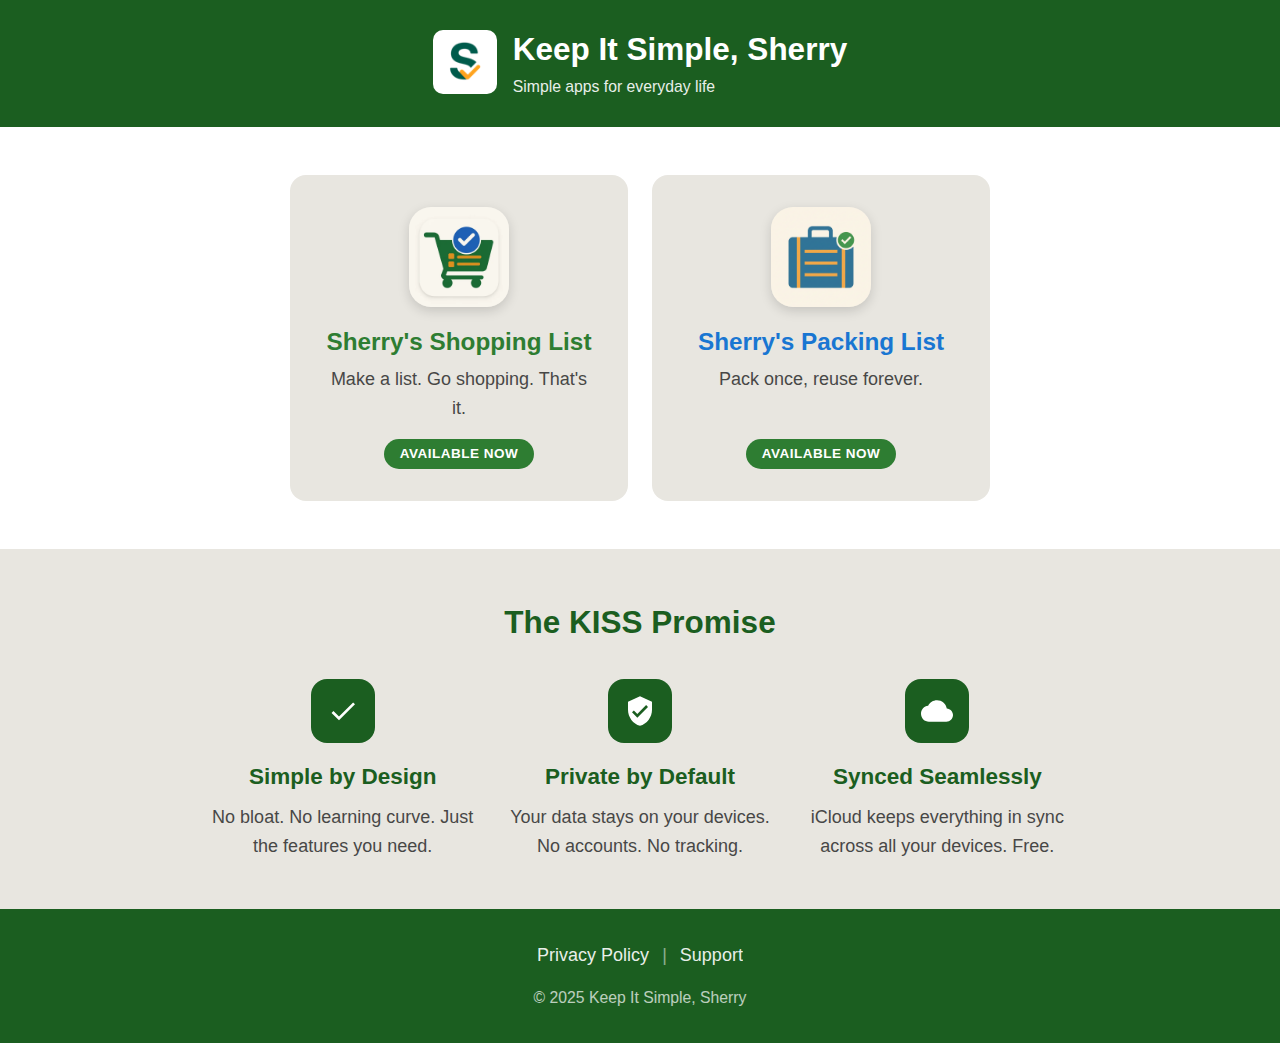
<file: index.html>
<!DOCTYPE html>
<html lang="en">
<head>
    <meta charset="UTF-8">
    <meta name="viewport" content="width=device-width, initial-scale=1.0">
    <title>Keep It Simple, Sherry - Simple Apps for Everyday Life</title>
    <meta name="description" content="Simple, beautiful apps for everyday life. Sherry's Shopping List and Sherry's Packing List - apps that stay out of your way.">
    <meta name="keywords" content="shopping list, packing list, simple, iOS app, grocery list, travel checklist, AirDrop, share list">

    <!-- Canonical URL -->
    <link rel="canonical" href="https://keepitsimplesherry.com/">

    <!-- Open Graph / Social Sharing -->
    <meta property="og:title" content="Keep It Simple, Sherry - Simple Apps for Everyday Life">
    <meta property="og:description" content="Simple, beautiful apps for everyday life. Apps that stay out of your way.">
    <meta property="og:image" content="https://keepitsimplesherry.com/images/kiss-logo-512.png">
    <meta property="og:url" content="https://keepitsimplesherry.com">
    <meta property="og:type" content="website">
    <meta property="og:site_name" content="Keep It Simple, Sherry">

    <!-- Twitter Card -->
    <meta name="twitter:card" content="summary_large_image">
    <meta name="twitter:title" content="Keep It Simple, Sherry - Simple Apps for Everyday Life">
    <meta name="twitter:description" content="Simple, beautiful apps for everyday life. Apps that stay out of your way.">
    <meta name="twitter:image" content="https://keepitsimplesherry.com/images/kiss-logo-512.png">

    <!-- Apple Smart Banner (Shopping List) -->
    <meta name="apple-itunes-app" content="app-id=1578759784">

    <!-- Structured Data (JSON-LD) for Organization -->
    <script type="application/ld+json">
    {
        "@context": "https://schema.org",
        "@type": "Organization",
        "name": "Keep It Simple, Sherry",
        "description": "Simple, beautiful apps for everyday life.",
        "url": "https://keepitsimplesherry.com",
        "logo": "https://keepitsimplesherry.com/images/kiss-logo-512.png"
    }
    </script>

    <link rel="stylesheet" href="css/style.css">
    <link rel="icon" type="image/png" href="images/kiss-logo-32.png">
    <link rel="apple-touch-icon" href="images/kiss-logo-180.png">
</head>
<body>
    <!-- Header -->
    <header class="header">
        <div class="container">
            <div class="brand">
                <img src="images/kiss-logo-64.png" alt="KISS Logo" class="brand-logo">
                <div class="brand-text">
                    <h1 class="brand-name">Keep It Simple, Sherry</h1>
                    <p class="brand-tagline">Simple apps for everyday life</p>
                </div>
            </div>
        </div>
    </header>

    <!-- Apps Section -->
    <section class="apps">
        <div class="container">
            <div class="app-grid">
                <!-- Shopping List Card -->
                <a href="shopping-list.html" class="app-card app-card--shopping">
                    <picture>
                        <source srcset="images/app-icon.webp" type="image/webp">
                        <img src="images/app-icon.png" alt="Sherry's Shopping List App Icon" class="app-card-icon">
                    </picture>
                    <h2 class="app-card-name">Sherry's Shopping List</h2>
                    <p class="app-card-tagline">Make a list. Go shopping. That's it.</p>
                    <span class="app-card-badge app-card-badge--available">Available Now</span>
                </a>

                <!-- Packing List Card -->
                <a href="packing-list.html" class="app-card app-card--packing">
                    <img src="images/packing-list-icon.png" alt="Sherry's Packing List" class="app-card-icon">
                    <h2 class="app-card-name">Sherry's Packing List</h2>
                    <p class="app-card-tagline">Pack once, reuse forever.</p>
                    <span class="app-card-badge app-card-badge--available">Available Now</span>
                </a>
            </div>
        </div>
    </section>

    <!-- Brand Promise Section -->
    <section class="promise">
        <div class="container">
            <h2 class="promise-title">The KISS Promise</h2>
            <div class="promise-grid">
                <div class="promise-item">
                    <div class="promise-icon" aria-hidden="true">
                        <svg xmlns="http://www.w3.org/2000/svg" viewBox="0 0 24 24" fill="currentColor" width="32" height="32">
                            <path d="M9 16.17L4.83 12l-1.42 1.41L9 19 21 7l-1.41-1.41z"/>
                        </svg>
                    </div>
                    <h3 class="promise-item-title">Simple by Design</h3>
                    <p class="promise-item-text">No bloat. No learning curve. Just the features you need.</p>
                </div>
                <div class="promise-item">
                    <div class="promise-icon" aria-hidden="true">
                        <svg xmlns="http://www.w3.org/2000/svg" viewBox="0 0 24 24" fill="currentColor" width="32" height="32">
                            <path d="M12 1L3 5v6c0 5.55 3.84 10.74 9 12 5.16-1.26 9-6.45 9-12V5l-9-4zm-2 16l-4-4 1.41-1.41L10 14.17l6.59-6.59L18 9l-8 8z"/>
                        </svg>
                    </div>
                    <h3 class="promise-item-title">Private by Default</h3>
                    <p class="promise-item-text">Your data stays on your devices. No accounts. No tracking.</p>
                </div>
                <div class="promise-item">
                    <div class="promise-icon" aria-hidden="true">
                        <svg xmlns="http://www.w3.org/2000/svg" viewBox="0 0 24 24" fill="currentColor" width="32" height="32">
                            <path d="M19.35 10.04C18.67 6.59 15.64 4 12 4 9.11 4 6.6 5.64 5.35 8.04 2.34 8.36 0 10.91 0 14c0 3.31 2.69 6 6 6h13c2.76 0 5-2.24 5-5 0-2.64-2.05-4.78-4.65-4.96z"/>
                        </svg>
                    </div>
                    <h3 class="promise-item-title">Synced Seamlessly</h3>
                    <p class="promise-item-text">iCloud keeps everything in sync across all your devices. Free.</p>
                </div>
            </div>
        </div>
    </section>

    <!-- Footer -->
    <footer class="footer">
        <div class="container">
            <nav class="footer-nav">
                <a href="privacy.html">Privacy Policy</a>
                <span class="separator" aria-hidden="true">|</span>
                <a href="mailto:support@keepitsimplesherry.com">Support</a>
            </nav>
            <p class="copyright">&copy; 2025 Keep It Simple, Sherry</p>
        </div>
    </footer>
</body>
</html>
</file>
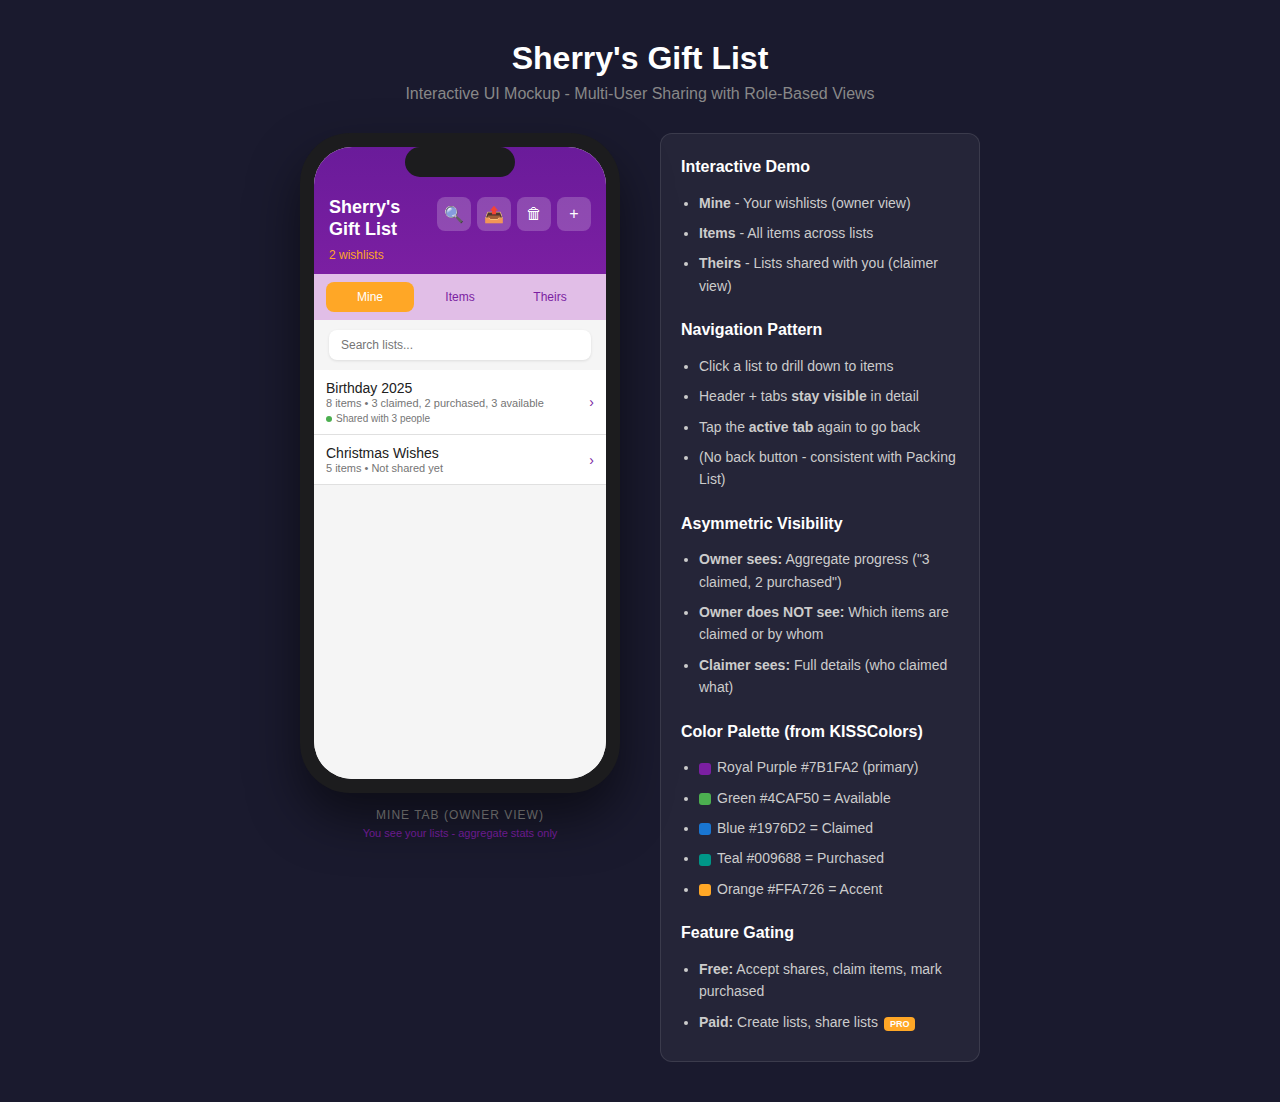
<file: gift-list-mockup.html>
<!DOCTYPE html>
<html lang="en">
<head>
    <meta charset="UTF-8">
    <meta name="viewport" content="width=device-width, initial-scale=1.0">
    <title>Sherry's Gift List - Interactive Mockup</title>
    <style>
        :root {
            /* Royal Purple palette for Gift List (from KISSColors.swift) */
            --primary-purple: #7B1FA2;
            --primary-purple-light: #E1BEE7;
            --primary-purple-mid: #BA68C8;
            --primary-purple-dark: #6A1B9A;
            /* Shared accent - Warm Orange (from KISSColors) */
            --accent-orange: #FFA726;
            --accent-orange-bg: #FFF3E0;
            /* Status colors (from KISSColors) */
            --success-green: #4CAF50;
            --info-blue: #1976D2;
            --purchased-teal: #009688;
            --error-red: #F44336;
            /* Backgrounds (from KISSColors) */
            --bg-light: #F5F5F5;
            --header-gradient-start: #6A1B9A;
            --header-gradient-end: #7B1FA2;
            /* Text */
            --text-primary: #212121;
            --text-secondary: #757575;
            --text-on-primary: white;
            --border-color: #E0E0E0;
        }

        * {
            margin: 0;
            padding: 0;
            box-sizing: border-box;
        }

        body {
            font-family: -apple-system, BlinkMacSystemFont, 'SF Pro Display', 'Segoe UI', Roboto, sans-serif;
            background: #1a1a2e;
            min-height: 100vh;
            padding: 40px 20px;
        }

        .mockup-container {
            max-width: 900px;
            margin: 0 auto;
        }

        .mockup-title {
            color: white;
            text-align: center;
            margin-bottom: 30px;
        }

        .mockup-title h1 {
            font-size: 2rem;
            margin-bottom: 8px;
        }

        .mockup-title p {
            color: #888;
            font-size: 1rem;
        }

        .demo-container {
            display: flex;
            gap: 40px;
            justify-content: center;
            align-items: flex-start;
            flex-wrap: wrap;
        }

        /* iPhone frame */
        .iphone-frame {
            width: 320px;
            height: 660px;
            background: #1c1c1e;
            border-radius: 50px;
            padding: 14px;
            box-shadow: 0 25px 50px rgba(0,0,0,0.5);
            position: relative;
            flex-shrink: 0;
        }

        .iphone-frame::before {
            content: '';
            position: absolute;
            top: 14px;
            left: 50%;
            transform: translateX(-50%);
            width: 110px;
            height: 30px;
            background: #1c1c1e;
            border-radius: 20px;
            z-index: 10;
        }

        .iphone-screen {
            width: 100%;
            height: 100%;
            background: var(--bg-light);
            border-radius: 38px;
            overflow: hidden;
            display: flex;
            flex-direction: column;
        }

        /* Header */
        .app-header {
            background: linear-gradient(180deg, var(--header-gradient-start) 0%, var(--header-gradient-end) 100%);
            padding: 50px 15px 12px;
            color: var(--text-on-primary);
        }

        .header-top {
            display: flex;
            justify-content: space-between;
            align-items: flex-start;
            margin-bottom: 8px;
        }

        .app-name {
            font-size: 18px;
            font-weight: 700;
            line-height: 1.2;
        }

        .header-buttons {
            display: flex;
            gap: 6px;
        }

        .header-btn {
            width: 34px;
            height: 34px;
            background: rgba(255,255,255,0.2);
            border: none;
            border-radius: 8px;
            color: white;
            font-size: 16px;
            display: flex;
            align-items: center;
            justify-content: center;
            cursor: pointer;
        }

        .header-btn:hover {
            background: rgba(255,255,255,0.3);
        }

        .header-btn.disabled {
            opacity: 0.5;
            cursor: not-allowed;
        }

        .header-subtitle {
            font-size: 12px;
            color: var(--accent-orange);
            margin-top: 2px;
        }

        /* Tab bar */
        .tab-segment-bar {
            background: var(--primary-purple-light);
            padding: 8px 12px;
            display: flex;
            gap: 2px;
        }

        .tab-segment {
            flex: 1;
            padding: 8px 6px;
            background: transparent;
            border: none;
            border-radius: 8px;
            font-size: 12px;
            font-weight: 500;
            color: var(--primary-purple);
            cursor: pointer;
            transition: all 0.2s;
        }

        .tab-segment:hover {
            background: rgba(123, 31, 162, 0.1);
        }

        .tab-segment.active {
            background: var(--accent-orange);
            color: white;
        }

        /* Search bar */
        .search-bar {
            padding: 10px 15px;
            background: var(--bg-light);
        }

        .search-input {
            width: 100%;
            padding: 8px 12px;
            border: none;
            border-radius: 8px;
            background: white;
            font-size: 12px;
            color: var(--text-secondary);
            box-shadow: 0 1px 3px rgba(0,0,0,0.1);
        }

        /* Content area */
        .content {
            flex: 1;
            overflow-y: auto;
            background: var(--bg-light);
        }

        /* Screen views */
        .screen-view {
            display: none;
            flex-direction: column;
            height: 100%;
        }

        .screen-view.active {
            display: flex;
        }

        /* List items */
        .list-item {
            background: white;
            padding: 10px 12px;
            border-bottom: 1px solid var(--border-color);
            display: flex;
            align-items: center;
            gap: 10px;
            cursor: pointer;
            transition: background 0.15s;
        }

        .list-item:hover {
            background: #FAFAFA;
        }

        .list-item-content {
            flex: 1;
        }

        .list-item-title {
            font-size: 14px;
            font-weight: 500;
            color: var(--text-primary);
        }

        .list-item-subtitle {
            font-size: 11px;
            color: var(--text-secondary);
            margin-top: 1px;
        }

        .list-item-action {
            color: var(--primary-purple);
            font-size: 14px;
        }

        /* Status badges */
        .status-badge {
            padding: 2px 8px;
            border-radius: 10px;
            font-size: 10px;
            font-weight: 600;
            text-transform: uppercase;
        }

        .status-available {
            background: #E8F5E9;
            color: var(--success-green);
        }

        .status-claimed {
            background: #E3F2FD;
            color: var(--info-blue);
        }

        .status-purchased {
            background: #E0F2F1;
            color: var(--purchased-teal);
        }

        /* Claim button */
        .claim-btn {
            padding: 6px 12px;
            border-radius: 15px;
            font-size: 11px;
            font-weight: 600;
            border: none;
            cursor: pointer;
            transition: all 0.15s;
        }

        .claim-btn.claim {
            background: var(--success-green);
            color: white;
        }

        .claim-btn.claim:hover {
            background: #43A047;
        }

        .claim-btn.unclaim {
            background: #E0E0E0;
            color: var(--text-secondary);
        }

        .claim-btn.purchased {
            background: var(--purchased-teal);
            color: white;
        }

        /* Section header */
        .section-header {
            padding: 10px 12px 6px;
            font-size: 10px;
            font-weight: 600;
            color: var(--text-secondary);
            text-transform: uppercase;
            letter-spacing: 0.5px;
            background: var(--bg-light);
        }

        /* List header */
        .list-header {
            background: white;
            padding: 15px;
            border-bottom: 1px solid var(--border-color);
        }

        .list-header-row {
            display: flex;
            justify-content: space-between;
            align-items: center;
        }

        .list-header-title {
            font-size: 15px;
            font-weight: 600;
            color: var(--text-primary);
        }

        .list-header-subtitle {
            font-size: 11px;
            color: var(--text-secondary);
            margin-top: 2px;
        }

        .progress-text {
            font-size: 11px;
            color: var(--primary-purple);
            font-weight: 500;
        }

        .add-btn {
            width: 30px;
            height: 30px;
            background: var(--primary-purple);
            border: none;
            border-radius: 8px;
            color: white;
            font-size: 18px;
            display: flex;
            align-items: center;
            justify-content: center;
            cursor: pointer;
        }

        .add-btn:hover {
            background: var(--primary-purple-dark);
        }

        /* Share button */
        .share-btn {
            padding: 6px 12px;
            background: var(--primary-purple);
            color: white;
            border: none;
            border-radius: 15px;
            font-size: 11px;
            font-weight: 600;
            cursor: pointer;
            display: flex;
            align-items: center;
            gap: 4px;
        }

        .share-btn:hover {
            background: var(--primary-purple-dark);
        }

        /* Back navigation */
        .nav-back {
            background: linear-gradient(180deg, var(--header-gradient-start) 0%, var(--header-gradient-end) 100%);
            padding: 50px 15px 12px;
            display: flex;
            justify-content: space-between;
            align-items: center;
            color: white;
        }

        .back-link {
            display: flex;
            align-items: center;
            gap: 2px;
            font-size: 13px;
            color: white;
            cursor: pointer;
            padding: 4px 8px 4px 0;
        }

        .back-link:hover {
            opacity: 0.8;
        }

        .back-arrow {
            font-size: 16px;
        }

        .nav-title {
            font-weight: 600;
            font-size: 14px;
        }

        /* Owner info badge */
        .owner-badge {
            display: flex;
            align-items: center;
            gap: 6px;
            padding: 4px 10px;
            background: rgba(255,255,255,0.15);
            border-radius: 12px;
            font-size: 11px;
        }

        .owner-avatar {
            width: 20px;
            height: 20px;
            border-radius: 50%;
            background: var(--accent-orange);
            display: flex;
            align-items: center;
            justify-content: center;
            font-size: 10px;
        }

        /* Claimer info */
        .claimer-info {
            font-size: 10px;
            color: var(--info-blue);
            margin-top: 2px;
        }

        /* Progress bar */
        .progress-bar-container {
            margin-top: 8px;
            background: #E0E0E0;
            border-radius: 4px;
            height: 6px;
            overflow: hidden;
        }

        .progress-bar {
            height: 100%;
            border-radius: 4px;
            transition: width 0.3s;
        }

        .progress-bar.green {
            background: var(--success-green);
        }

        .progress-bar.blue {
            background: var(--info-blue);
        }

        .progress-bar.teal {
            background: var(--purchased-teal);
        }

        /* Shared indicator */
        .shared-indicator {
            display: flex;
            align-items: center;
            gap: 4px;
            font-size: 10px;
            color: var(--text-secondary);
        }

        .shared-dot {
            width: 6px;
            height: 6px;
            border-radius: 50%;
            background: var(--success-green);
        }

        /* Instructions panel */
        .instructions {
            background: rgba(255,255,255,0.05);
            border: 1px solid rgba(255,255,255,0.1);
            border-radius: 12px;
            padding: 20px;
            max-width: 320px;
            color: #ccc;
            font-size: 14px;
            line-height: 1.6;
        }

        .instructions h3 {
            color: white;
            margin-bottom: 12px;
            font-size: 16px;
        }

        .instructions ul {
            margin-left: 18px;
        }

        .instructions li {
            margin: 8px 0;
        }

        .instructions code {
            background: rgba(255,255,255,0.1);
            padding: 2px 6px;
            border-radius: 4px;
            font-size: 12px;
        }

        .color-swatch {
            display: inline-block;
            width: 12px;
            height: 12px;
            border-radius: 3px;
            margin-right: 6px;
            vertical-align: middle;
        }

        .swatch-purple { background: var(--primary-purple); }
        .swatch-blue { background: var(--info-blue); }
        .swatch-teal { background: var(--purchased-teal); }
        .swatch-green { background: var(--success-green); }
        .swatch-orange { background: var(--accent-orange); }

        /* Current screen indicator */
        .screen-indicator {
            text-align: center;
            color: #888;
            font-size: 12px;
            margin-top: 15px;
            text-transform: uppercase;
            letter-spacing: 1px;
        }

        /* Role indicator */
        .role-indicator {
            text-align: center;
            color: var(--primary-purple);
            font-size: 11px;
            margin-top: 5px;
            font-weight: 500;
        }

        /* Paywall badge */
        .paywall-badge {
            background: var(--accent-orange);
            color: white;
            padding: 2px 6px;
            border-radius: 4px;
            font-size: 9px;
            font-weight: 600;
            margin-left: 6px;
        }

        /* Empty state */
        .empty-state {
            text-align: center;
            padding: 40px 20px;
            color: var(--text-secondary);
        }

        .empty-state-icon {
            font-size: 48px;
            margin-bottom: 12px;
            opacity: 0.5;
        }

        .empty-state-title {
            font-size: 16px;
            font-weight: 600;
            color: var(--text-primary);
            margin-bottom: 8px;
        }

        .empty-state-text {
            font-size: 13px;
        }

        @media (max-width: 700px) {
            .demo-container {
                flex-direction: column;
                align-items: center;
            }
            .instructions {
                max-width: 320px;
            }
        }
    </style>
</head>
<body>
    <div class="mockup-container">
        <div class="mockup-title">
            <h1>Sherry's Gift List</h1>
            <p>Interactive UI Mockup - Multi-User Sharing with Role-Based Views</p>
        </div>

        <div class="demo-container">
            <div>
                <div class="iphone-frame">
                    <div class="iphone-screen">
                        <!-- MINE TAB (Owner View) -->
                        <div id="screen-mine" class="screen-view active">
                            <div class="app-header">
                                <div class="header-top">
                                    <div class="app-name">Sherry's<br>Gift List</div>
                                    <div class="header-buttons">
                                        <button class="header-btn">🔍</button>
                                        <button class="header-btn">📤</button>
                                        <button class="header-btn">🗑</button>
                                        <button class="header-btn" onclick="showScreen('new-list')">+</button>
                                    </div>
                                </div>
                                <div class="header-subtitle">2 wishlists</div>
                            </div>
                            <div class="tab-segment-bar">
                                <button class="tab-segment active" onclick="showTab('mine')">Mine</button>
                                <button class="tab-segment" onclick="showTab('items')">Items</button>
                                <button class="tab-segment" onclick="showTab('theirs')">Theirs</button>
                            </div>
                            <div class="search-bar">
                                <input type="text" class="search-input" placeholder="Search lists..." readonly>
                            </div>
                            <div class="content">
                                <div class="list-item" onclick="showScreen('mine-list-detail')">
                                    <div class="list-item-content">
                                        <div class="list-item-title">Birthday 2025</div>
                                        <div class="list-item-subtitle">8 items &bull; 3 claimed, 2 purchased, 3 available</div>
                                        <div class="shared-indicator" style="margin-top: 4px;">
                                            <span class="shared-dot"></span>
                                            <span>Shared with 3 people</span>
                                        </div>
                                    </div>
                                    <span class="list-item-action">›</span>
                                </div>
                                <div class="list-item" onclick="showScreen('mine-list-detail-christmas')">
                                    <div class="list-item-content">
                                        <div class="list-item-title">Christmas Wishes</div>
                                        <div class="list-item-subtitle">5 items &bull; Not shared yet</div>
                                    </div>
                                    <span class="list-item-action">›</span>
                                </div>
                            </div>
                        </div>

                        <!-- ITEMS TAB (Just items, no context) -->
                        <div id="screen-items" class="screen-view">
                            <div class="app-header">
                                <div class="header-top">
                                    <div class="app-name">Sherry's<br>Gift List</div>
                                    <div class="header-buttons">
                                        <button class="header-btn">🔍</button>
                                        <button class="header-btn">📤</button>
                                        <button class="header-btn">🗑</button>
                                        <button class="header-btn">+</button>
                                    </div>
                                </div>
                                <div class="header-subtitle">13 items across all lists</div>
                            </div>
                            <div class="tab-segment-bar">
                                <button class="tab-segment" onclick="showTab('mine')">Mine</button>
                                <button class="tab-segment active" onclick="showTab('items')">Items</button>
                                <button class="tab-segment" onclick="showTab('theirs')">Theirs</button>
                            </div>
                            <div class="search-bar">
                                <input type="text" class="search-input" placeholder="Search items..." readonly>
                            </div>
                            <div class="content">
                                <div class="section-header">Birthday 2025</div>
                                <div class="list-item">
                                    <div class="list-item-content">
                                        <div class="list-item-title">Kindle Paperwhite</div>
                                        <div class="list-item-subtitle">Amazon &bull; ~$140</div>
                                    </div>
                                    <span class="status-badge status-available">Available</span>
                                </div>
                                <div class="list-item">
                                    <div class="list-item-content">
                                        <div class="list-item-title">AirPods Pro</div>
                                        <div class="list-item-subtitle">Apple Store &bull; ~$250</div>
                                    </div>
                                    <span class="status-badge status-claimed">Claimed</span>
                                </div>
                                <div class="list-item">
                                    <div class="list-item-content">
                                        <div class="list-item-title">Cozy Blanket</div>
                                        <div class="list-item-subtitle">Any store &bull; ~$50</div>
                                    </div>
                                    <span class="status-badge status-purchased">Purchased</span>
                                </div>
                                <div class="section-header">Christmas Wishes</div>
                                <div class="list-item">
                                    <div class="list-item-content">
                                        <div class="list-item-title">Cookbook Set</div>
                                        <div class="list-item-subtitle">Barnes & Noble</div>
                                    </div>
                                    <span class="status-badge status-available">Available</span>
                                </div>
                                <div class="list-item">
                                    <div class="list-item-content">
                                        <div class="list-item-title">Yoga Mat</div>
                                        <div class="list-item-subtitle">Target &bull; ~$30</div>
                                    </div>
                                    <span class="status-badge status-available">Available</span>
                                </div>
                            </div>
                        </div>

                        <!-- THEIRS TAB (Claimer View - Lists shared with me) -->
                        <div id="screen-theirs" class="screen-view">
                            <div class="app-header">
                                <div class="header-top">
                                    <div class="app-name">Sherry's<br>Gift List</div>
                                    <div class="header-buttons">
                                        <button class="header-btn">🔍</button>
                                        <button class="header-btn">📤</button>
                                        <button class="header-btn">🗑</button>
                                        <button class="header-btn">+</button>
                                    </div>
                                </div>
                                <div class="header-subtitle">2 lists shared with you</div>
                            </div>
                            <div class="tab-segment-bar">
                                <button class="tab-segment" onclick="showTab('mine')">Mine</button>
                                <button class="tab-segment" onclick="showTab('items')">Items</button>
                                <button class="tab-segment active" onclick="showTab('theirs')">Theirs</button>
                            </div>
                            <div class="search-bar">
                                <input type="text" class="search-input" placeholder="Search lists..." readonly>
                            </div>
                            <div class="content">
                                <div class="list-item" onclick="showScreen('theirs-list-detail')">
                                    <div class="list-item-content">
                                        <div class="list-item-title">Mom's Birthday</div>
                                        <div class="list-item-subtitle">From Dad &bull; 6 items</div>
                                        <div class="progress-bar-container">
                                            <div class="progress-bar teal" style="width: 33%;"></div>
                                        </div>
                                    </div>
                                    <span class="list-item-action">›</span>
                                </div>
                                <div class="list-item" onclick="showScreen('theirs-list-detail-sarah')">
                                    <div class="list-item-content">
                                        <div class="list-item-title">Sarah's Wedding Registry</div>
                                        <div class="list-item-subtitle">From Sarah &bull; 12 items</div>
                                        <div class="progress-bar-container">
                                            <div class="progress-bar teal" style="width: 50%;"></div>
                                        </div>
                                    </div>
                                    <span class="list-item-action">›</span>
                                </div>
                            </div>
                        </div>

                        <!-- MINE LIST DETAIL (Owner sees aggregate only) -->
                        <!-- Header + Tabs stay visible, tap "Mine" tab to go back -->
                        <div id="screen-mine-list-detail" class="screen-view">
                            <div class="app-header">
                                <div class="header-top">
                                    <div class="app-name">Sherry's<br>Gift List</div>
                                    <div class="header-buttons">
                                        <button class="header-btn">🔍</button>
                                        <button class="header-btn">📤</button>
                                        <button class="header-btn">🗑</button>
                                        <button class="header-btn">+</button>
                                    </div>
                                </div>
                                <div class="header-subtitle">3 claimed, 2 purchased, 3 available</div>
                            </div>
                            <div class="tab-segment-bar">
                                <button class="tab-segment active" onclick="showTab('mine')">Mine</button>
                                <button class="tab-segment" onclick="showTab('items')">Items</button>
                                <button class="tab-segment" onclick="showTab('theirs')">Theirs</button>
                            </div>
                            <div class="list-header">
                                <div class="list-header-row">
                                    <div>
                                        <div class="list-header-title">Birthday 2025</div>
                                        <div class="list-header-subtitle">Things I'd love for my birthday!</div>
                                    </div>
                                </div>
                                <div class="shared-indicator" style="margin-top: 8px;">
                                    <span class="shared-dot"></span>
                                    <span>Shared with: Mom, Dad, Sister</span>
                                </div>
                            </div>
                            <div class="content">
                                <!-- Owner sees items but NO claim details -->
                                <div class="list-item">
                                    <div class="list-item-content">
                                        <div class="list-item-title">Kindle Paperwhite</div>
                                        <div class="list-item-subtitle">Amazon &bull; ~$140</div>
                                    </div>
                                    <span class="list-item-action">✏️</span>
                                </div>
                                <div class="list-item">
                                    <div class="list-item-content">
                                        <div class="list-item-title">AirPods Pro</div>
                                        <div class="list-item-subtitle">Apple Store &bull; ~$250</div>
                                    </div>
                                    <span class="list-item-action">✏️</span>
                                </div>
                                <div class="list-item">
                                    <div class="list-item-content">
                                        <div class="list-item-title">Cozy Blanket</div>
                                        <div class="list-item-subtitle">Any store &bull; ~$50</div>
                                    </div>
                                    <span class="list-item-action">✏️</span>
                                </div>
                                <div class="list-item">
                                    <div class="list-item-content">
                                        <div class="list-item-title">Coffee Subscription</div>
                                        <div class="list-item-subtitle">Blue Bottle &bull; ~$20/month</div>
                                    </div>
                                    <span class="list-item-action">✏️</span>
                                </div>
                                <div class="list-item">
                                    <div class="list-item-content">
                                        <div class="list-item-title">Plant Pot Set</div>
                                        <div class="list-item-subtitle">Pottery Barn &bull; ~$80</div>
                                    </div>
                                    <span class="list-item-action">✏️</span>
                                </div>
                            </div>
                        </div>

                        <!-- MINE LIST DETAIL - Christmas (Not shared) -->
                        <div id="screen-mine-list-detail-christmas" class="screen-view">
                            <div class="app-header">
                                <div class="header-top">
                                    <div class="app-name">Sherry's<br>Gift List</div>
                                    <div class="header-buttons">
                                        <button class="header-btn">🔍</button>
                                        <button class="header-btn">📤</button>
                                        <button class="header-btn">🗑</button>
                                        <button class="header-btn">+</button>
                                    </div>
                                </div>
                                <div class="header-subtitle">5 items &bull; Not shared yet</div>
                            </div>
                            <div class="tab-segment-bar">
                                <button class="tab-segment active" onclick="showTab('mine')">Mine</button>
                                <button class="tab-segment" onclick="showTab('items')">Items</button>
                                <button class="tab-segment" onclick="showTab('theirs')">Theirs</button>
                            </div>
                            <div class="list-header">
                                <div class="list-header-row">
                                    <div>
                                        <div class="list-header-title">Christmas Wishes</div>
                                        <div class="list-header-subtitle">Holiday gift ideas</div>
                                    </div>
                                </div>
                            </div>
                            <div class="content">
                                <div class="list-item">
                                    <div class="list-item-content">
                                        <div class="list-item-title">Cookbook Set</div>
                                        <div class="list-item-subtitle">Barnes & Noble</div>
                                    </div>
                                    <span class="list-item-action">✏️</span>
                                </div>
                                <div class="list-item">
                                    <div class="list-item-content">
                                        <div class="list-item-title">Yoga Mat</div>
                                        <div class="list-item-subtitle">Target &bull; ~$30</div>
                                    </div>
                                    <span class="list-item-action">✏️</span>
                                </div>
                                <div class="list-item">
                                    <div class="list-item-content">
                                        <div class="list-item-title">Scented Candles</div>
                                        <div class="list-item-subtitle">Anthropologie</div>
                                    </div>
                                    <span class="list-item-action">✏️</span>
                                </div>
                            </div>
                        </div>

                        <!-- THEIRS LIST DETAIL (Claimer sees FULL claim info) -->
                        <div id="screen-theirs-list-detail" class="screen-view">
                            <div class="app-header">
                                <div class="header-top">
                                    <div class="app-name">Sherry's<br>Gift List</div>
                                    <div class="header-buttons">
                                        <button class="header-btn">🔍</button>
                                        <button class="header-btn">📤</button>
                                        <button class="header-btn">🗑</button>
                                        <button class="header-btn">+</button>
                                    </div>
                                </div>
                                <div class="header-subtitle">2 purchased, 1 claimed, 3 available</div>
                            </div>
                            <div class="tab-segment-bar">
                                <button class="tab-segment" onclick="showTab('mine')">Mine</button>
                                <button class="tab-segment" onclick="showTab('items')">Items</button>
                                <button class="tab-segment active" onclick="showTab('theirs')">Theirs</button>
                            </div>
                            <div class="list-header">
                                <div class="list-header-row">
                                    <div>
                                        <div class="list-header-title">Mom's Birthday</div>
                                        <div class="list-header-subtitle">Help Dad pick the perfect gift!</div>
                                    </div>
                                    <div class="owner-badge">
                                        <span class="owner-avatar">D</span>
                                        <span>Dad</span>
                                    </div>
                                </div>
                            </div>
                            <div class="content">
                                <!-- Claimer sees WHO claimed WHAT -->
                                <div class="section-header">Available to Claim</div>
                                <div class="list-item" onclick="showScreen('claim-item')">
                                    <div class="list-item-content">
                                        <div class="list-item-title">Spa Gift Card</div>
                                        <div class="list-item-subtitle">Any spa &bull; ~$100</div>
                                    </div>
                                    <button class="claim-btn claim">Claim</button>
                                </div>
                                <div class="list-item">
                                    <div class="list-item-content">
                                        <div class="list-item-title">Gardening Tools</div>
                                        <div class="list-item-subtitle">Home Depot &bull; ~$60</div>
                                    </div>
                                    <button class="claim-btn claim">Claim</button>
                                </div>
                                <div class="list-item">
                                    <div class="list-item-content">
                                        <div class="list-item-title">Photo Album</div>
                                        <div class="list-item-subtitle">Shutterfly &bull; ~$40</div>
                                    </div>
                                    <button class="claim-btn claim">Claim</button>
                                </div>

                                <div class="section-header">Claimed</div>
                                <div class="list-item">
                                    <div class="list-item-content">
                                        <div class="list-item-title">Jewelry Box</div>
                                        <div class="list-item-subtitle">Nordstrom &bull; ~$80</div>
                                        <div class="claimer-info">Claimed by You</div>
                                    </div>
                                    <button class="claim-btn unclaim">Unclaim</button>
                                </div>

                                <div class="section-header">Purchased</div>
                                <div class="list-item" style="opacity: 0.7;">
                                    <div class="list-item-content">
                                        <div class="list-item-title" style="text-decoration: line-through;">Cashmere Sweater</div>
                                        <div class="list-item-subtitle">Any store &bull; ~$120</div>
                                        <div class="claimer-info">Purchased by Sister</div>
                                    </div>
                                    <span class="status-badge status-purchased">Done</span>
                                </div>
                                <div class="list-item" style="opacity: 0.7;">
                                    <div class="list-item-content">
                                        <div class="list-item-title" style="text-decoration: line-through;">Wine & Cheese Set</div>
                                        <div class="list-item-subtitle">Williams Sonoma &bull; ~$75</div>
                                        <div class="claimer-info">Purchased by Brother</div>
                                    </div>
                                    <span class="status-badge status-purchased">Done</span>
                                </div>
                            </div>
                        </div>

                        <!-- THEIRS LIST DETAIL - Sarah's Wedding -->
                        <div id="screen-theirs-list-detail-sarah" class="screen-view">
                            <div class="app-header">
                                <div class="header-top">
                                    <div class="app-name">Sherry's<br>Gift List</div>
                                    <div class="header-buttons">
                                        <button class="header-btn">🔍</button>
                                        <button class="header-btn">📤</button>
                                        <button class="header-btn">🗑</button>
                                        <button class="header-btn">+</button>
                                    </div>
                                </div>
                                <div class="header-subtitle">6 purchased, 2 claimed, 4 available</div>
                            </div>
                            <div class="tab-segment-bar">
                                <button class="tab-segment" onclick="showTab('mine')">Mine</button>
                                <button class="tab-segment" onclick="showTab('items')">Items</button>
                                <button class="tab-segment active" onclick="showTab('theirs')">Theirs</button>
                            </div>
                            <div class="list-header">
                                <div class="list-header-row">
                                    <div>
                                        <div class="list-header-title">Sarah's Wedding Registry</div>
                                        <div class="list-header-subtitle">June 15, 2025</div>
                                    </div>
                                    <div class="owner-badge">
                                        <span class="owner-avatar">S</span>
                                        <span>Sarah</span>
                                    </div>
                                </div>
                            </div>
                            <div class="content">
                                <div class="section-header">Available to Claim</div>
                                <div class="list-item">
                                    <div class="list-item-content">
                                        <div class="list-item-title">Stand Mixer</div>
                                        <div class="list-item-subtitle">KitchenAid &bull; ~$350</div>
                                    </div>
                                    <button class="claim-btn claim">Claim</button>
                                </div>
                                <div class="list-item">
                                    <div class="list-item-content">
                                        <div class="list-item-title">Dinnerware Set</div>
                                        <div class="list-item-subtitle">Crate & Barrel &bull; ~$200</div>
                                    </div>
                                    <button class="claim-btn claim">Claim</button>
                                </div>

                                <div class="section-header">Claimed</div>
                                <div class="list-item">
                                    <div class="list-item-content">
                                        <div class="list-item-title">Towel Set</div>
                                        <div class="list-item-subtitle">Pottery Barn &bull; ~$150</div>
                                        <div class="claimer-info">Claimed by Mike</div>
                                    </div>
                                </div>
                                <div class="list-item">
                                    <div class="list-item-content">
                                        <div class="list-item-title">Coffee Maker</div>
                                        <div class="list-item-subtitle">Breville &bull; ~$280</div>
                                        <div class="claimer-info">Claimed by Lisa</div>
                                    </div>
                                </div>
                            </div>
                        </div>

                        <!-- CLAIM CONFIRMATION (modal overlay style) -->
                        <div id="screen-claim-item" class="screen-view">
                            <div class="app-header">
                                <div class="header-top">
                                    <div class="app-name">Sherry's<br>Gift List</div>
                                    <div class="header-buttons">
                                        <button class="header-btn">🔍</button>
                                        <button class="header-btn">📤</button>
                                        <button class="header-btn">🗑</button>
                                        <button class="header-btn">+</button>
                                    </div>
                                </div>
                                <div class="header-subtitle">2 purchased, 1 claimed, 3 available</div>
                            </div>
                            <div class="tab-segment-bar">
                                <button class="tab-segment" onclick="showTab('mine')">Mine</button>
                                <button class="tab-segment" onclick="showTab('items')">Items</button>
                                <button class="tab-segment active" onclick="showTab('theirs')">Theirs</button>
                            </div>
                            <div class="content" style="padding: 20px;">
                                <div style="background: white; border-radius: 12px; padding: 20px; text-align: center;">
                                    <div style="font-size: 48px; margin-bottom: 16px;">🎁</div>
                                    <h3 style="margin-bottom: 8px; color: var(--text-primary);">Claim "Spa Gift Card"?</h3>
                                    <p style="color: var(--text-secondary); font-size: 13px; margin-bottom: 20px;">
                                        This reserves the item for you. Others will see it's claimed but not who claimed it (to keep the surprise!).
                                    </p>
                                    <button class="claim-btn claim" style="padding: 12px 40px; font-size: 14px;" onclick="showScreen('theirs-list-detail')">
                                        Claim This Gift
                                    </button>
                                    <p style="color: var(--text-secondary); font-size: 11px; margin-top: 16px;">
                                        You can unclaim later if plans change.
                                    </p>
                                    <button style="margin-top: 12px; background: none; border: none; color: var(--text-secondary); font-size: 13px; cursor: pointer;" onclick="showScreen('theirs-list-detail')">Cancel</button>
                                </div>
                            </div>
                        </div>

                        <!-- NEW LIST (Paid Feature) -->
                        <div id="screen-new-list" class="screen-view">
                            <div class="app-header">
                                <div class="header-top">
                                    <div class="app-name">Sherry's<br>Gift List</div>
                                    <div class="header-buttons">
                                        <button class="header-btn">🔍</button>
                                        <button class="header-btn">📤</button>
                                        <button class="header-btn">🗑</button>
                                        <button class="header-btn" onclick="showTab('mine')">+</button>
                                    </div>
                                </div>
                                <div class="header-subtitle">2 wishlists</div>
                            </div>
                            <div class="tab-segment-bar">
                                <button class="tab-segment active" onclick="showTab('mine')">Mine</button>
                                <button class="tab-segment" onclick="showTab('items')">Items</button>
                                <button class="tab-segment" onclick="showTab('theirs')">Theirs</button>
                            </div>
                            <div class="content" style="padding: 15px;">
                                <div style="background: white; border-radius: 12px; padding: 15px;">
                                    <label style="font-size: 12px; color: var(--text-secondary); display: block; margin-bottom: 4px;">List Name</label>
                                    <input type="text" placeholder="e.g., Birthday 2025" style="width: 100%; padding: 10px; border: 1px solid var(--border-color); border-radius: 8px; font-size: 14px;" readonly>

                                    <label style="font-size: 12px; color: var(--text-secondary); display: block; margin-top: 15px; margin-bottom: 4px;">Notes (optional)</label>
                                    <textarea placeholder="Add any notes..." style="width: 100%; padding: 10px; border: 1px solid var(--border-color); border-radius: 8px; font-size: 14px; height: 80px; resize: none;" readonly></textarea>
                                </div>

                                <div style="background: var(--accent-orange-bg); border-radius: 12px; padding: 15px; margin-top: 15px; display: flex; align-items: center; gap: 12px;">
                                    <span style="font-size: 24px;">✨</span>
                                    <div style="flex: 1;">
                                        <div style="font-size: 13px; font-weight: 600; color: var(--text-primary);">Premium Feature</div>
                                        <div style="font-size: 11px; color: var(--text-secondary);">Creating lists requires a one-time purchase</div>
                                    </div>
                                    <button style="background: var(--accent-orange); color: white; border: none; padding: 8px 16px; border-radius: 8px; font-size: 12px; font-weight: 600;">Unlock</button>
                                </div>
                            </div>
                        </div>
                    </div>
                </div>
                <div class="screen-indicator" id="screen-indicator">Mine Tab (Owner View)</div>
                <div class="role-indicator" id="role-indicator">You see your lists - aggregate stats only</div>
            </div>

            <div class="instructions">
                <h3>Interactive Demo</h3>
                <ul>
                    <li><strong>Mine</strong> - Your wishlists (owner view)</li>
                    <li><strong>Items</strong> - All items across lists</li>
                    <li><strong>Theirs</strong> - Lists shared with you (claimer view)</li>
                </ul>

                <h3 style="margin-top: 20px;">Navigation Pattern</h3>
                <ul>
                    <li>Click a list to drill down to items</li>
                    <li>Header + tabs <strong>stay visible</strong> in detail</li>
                    <li>Tap the <strong>active tab</strong> again to go back</li>
                    <li>(No back button - consistent with Packing List)</li>
                </ul>

                <h3 style="margin-top: 20px;">Asymmetric Visibility</h3>
                <ul>
                    <li><strong>Owner sees:</strong> Aggregate progress ("3 claimed, 2 purchased")</li>
                    <li><strong>Owner does NOT see:</strong> Which items are claimed or by whom</li>
                    <li><strong>Claimer sees:</strong> Full details (who claimed what)</li>
                </ul>

                <h3 style="margin-top: 20px;">Color Palette (from KISSColors)</h3>
                <ul>
                    <li><span class="color-swatch swatch-purple"></span>Royal Purple #7B1FA2 (primary)</li>
                    <li><span class="color-swatch swatch-green"></span>Green #4CAF50 = Available</li>
                    <li><span class="color-swatch swatch-blue"></span>Blue #1976D2 = Claimed</li>
                    <li><span class="color-swatch swatch-teal"></span>Teal #009688 = Purchased</li>
                    <li><span class="color-swatch swatch-orange"></span>Orange #FFA726 = Accent</li>
                </ul>

                <h3 style="margin-top: 20px;">Feature Gating</h3>
                <ul>
                    <li><strong>Free:</strong> Accept shares, claim items, mark purchased</li>
                    <li><strong>Paid:</strong> Create lists, share lists<span class="paywall-badge">PRO</span></li>
                </ul>
            </div>
        </div>
    </div>

    <script>
        const screenInfo = {
            'screen-mine': { name: 'Mine Tab (Owner View)', role: 'You see your lists - aggregate stats only' },
            'screen-items': { name: 'Items Tab', role: 'All items grouped by list' },
            'screen-theirs': { name: 'Theirs Tab (Claimer View)', role: 'Lists others shared with you' },
            'screen-mine-list-detail': { name: 'My List Detail', role: 'Owner view - NO claim details shown' },
            'screen-mine-list-detail-christmas': { name: 'My List Detail', role: 'Owner view - list not shared yet' },
            'screen-theirs-list-detail': { name: 'Shared List Detail', role: 'Claimer view - FULL claim details visible' },
            'screen-theirs-list-detail-sarah': { name: 'Shared List Detail', role: 'Claimer view - see who claimed what' },
            'screen-claim-item': { name: 'Claim Confirmation', role: 'Reserve this item for yourself' },
            'screen-new-list': { name: 'New List (Paid)', role: 'Creating lists requires purchase' }
        };

        function showScreen(screenId) {
            document.querySelectorAll('.screen-view').forEach(s => s.classList.remove('active'));
            const screen = document.getElementById('screen-' + screenId);
            if (screen) {
                screen.classList.add('active');
                const info = screenInfo['screen-' + screenId] || { name: screenId, role: '' };
                document.getElementById('screen-indicator').textContent = info.name;
                document.getElementById('role-indicator').textContent = info.role;
            }
        }

        function showTab(tab) {
            showScreen(tab);
        }
    </script>
</body>
</html>
</file>
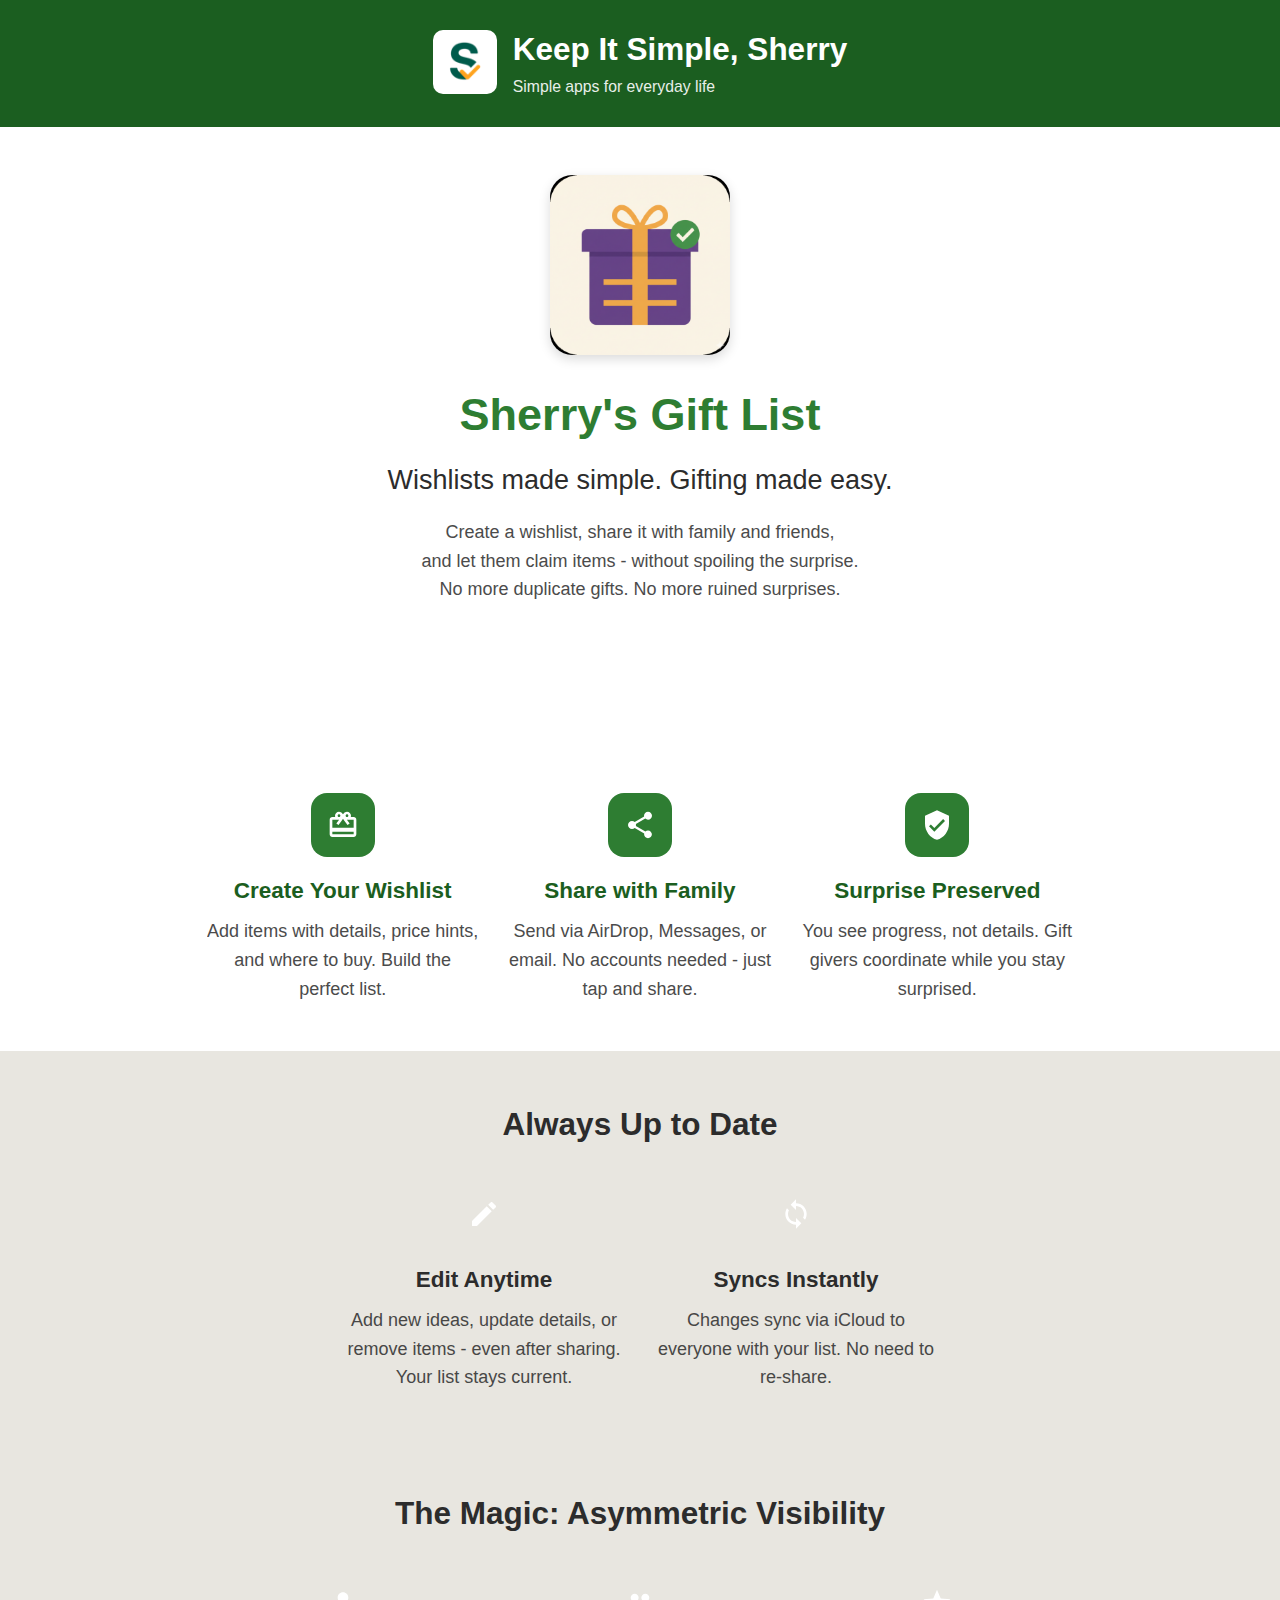
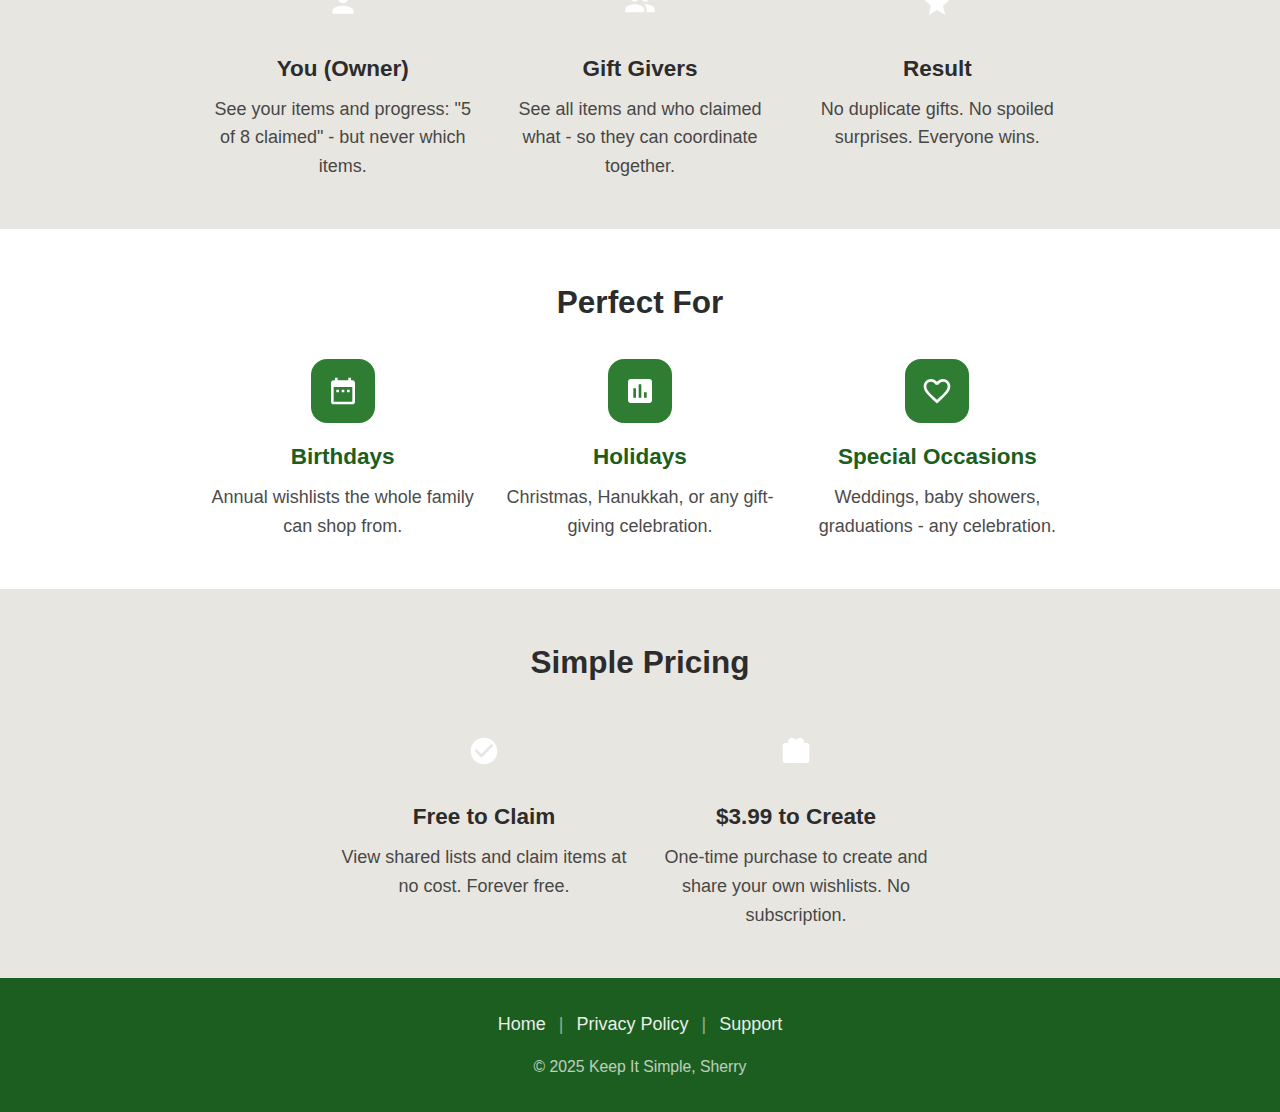
<file: gift-list.html>
<!DOCTYPE html>
<html lang="en">
<head>
    <meta charset="UTF-8">
    <meta name="viewport" content="width=device-width, initial-scale=1.0">
    <title>Sherry's Gift List - Wishlists Made Simple</title>
    <meta name="description" content="Create wishlists your family can claim - without spoiling the surprise. Coming soon to the App Store.">
    <meta name="keywords" content="wishlist, gift list, birthday, christmas, wedding, registry, simple, easy, share, family, AirDrop">

    <!-- Canonical URL -->
    <link rel="canonical" href="https://keepitsimplesherry.com/gift-list.html">

    <!-- Open Graph / Social Sharing -->
    <meta property="og:title" content="Sherry's Gift List - Wishlists Made Simple">
    <meta property="og:description" content="Create wishlists your family can claim - without spoiling the surprise. Coming soon.">
    <meta property="og:image" content="https://keepitsimplesherry.com/images/gift-list-icon.png">
    <meta property="og:url" content="https://keepitsimplesherry.com/gift-list.html">
    <meta property="og:type" content="website">
    <meta property="og:site_name" content="Keep It Simple, Sherry">

    <!-- Twitter Card -->
    <meta name="twitter:card" content="summary_large_image">
    <meta name="twitter:title" content="Sherry's Gift List - Wishlists Made Simple">
    <meta name="twitter:description" content="Create wishlists your family can claim - without spoiling the surprise. Coming soon.">
    <meta name="twitter:image" content="https://keepitsimplesherry.com/images/gift-list-icon.png">

    <!-- Structured Data (JSON-LD) for Software Application -->
    <script type="application/ld+json">
    {
        "@context": "https://schema.org",
        "@type": "SoftwareApplication",
        "name": "Sherry's Gift List",
        "description": "Create wishlists your family can claim - without spoiling the surprise. Gifting made simple.",
        "applicationCategory": "LifestyleApplication",
        "operatingSystem": "iOS",
        "offers": {
            "@type": "Offer",
            "price": "0",
            "priceCurrency": "USD",
            "availability": "https://schema.org/PreOrder"
        },
        "author": {
            "@type": "Organization",
            "name": "Keep It Simple, Sherry",
            "url": "https://keepitsimplesherry.com"
        },
        "image": "https://keepitsimplesherry.com/images/gift-list-icon.png",
        "featureList": [
            "Create wishlists with details and price hints",
            "Share via AirDrop, Messages, or email",
            "Claimers coordinate without spoiling surprises",
            "iCloud sync across devices"
        ]
    }
    </script>

    <link rel="stylesheet" href="css/style.css">
    <link rel="icon" type="image/png" href="images/kiss-logo-32.png">
    <link rel="apple-touch-icon" href="images/kiss-logo-180.png">
</head>
<body>
    <!-- Header -->
    <header class="header">
        <div class="container">
            <a href="index.html" class="brand">
                <img src="images/kiss-logo-64.png" alt="KISS Logo" class="brand-logo">
                <div class="brand-text">
                    <span class="brand-name-link">Keep It Simple, Sherry</span>
                    <p class="brand-tagline">Simple apps for everyday life</p>
                </div>
            </a>
        </div>
    </header>

    <!-- Hero Section -->
    <section class="hero hero--gift">
        <div class="container">
            <img src="images/gift-list-icon.png" alt="Sherry's Gift List" class="app-icon">
            <h1 class="app-name app-name--gift">Sherry's Gift List</h1>
            <p class="app-tagline">Wishlists made simple. Gifting made easy.</p>
            <p class="app-description">
                Create a wishlist, share it with family and friends,<br>
                and let them claim items - without spoiling the surprise.<br>
                No more duplicate gifts. No more ruined surprises.
            </p>
            <span class="coming-soon-badge" style="background-color: var(--color-gift);">Coming Soon</span>
        </div>
    </section>

    <!-- How It Works Section -->
    <section class="features">
        <div class="container">
            <div class="feature-grid">
                <div class="feature-item">
                    <div class="feature-icon feature-icon--gift" aria-hidden="true">
                        <svg xmlns="http://www.w3.org/2000/svg" viewBox="0 0 24 24" fill="currentColor" width="32" height="32">
                            <path d="M20 6h-2.18c.11-.31.18-.65.18-1 0-1.66-1.34-3-3-3-1.05 0-1.96.54-2.5 1.35l-.5.67-.5-.68C10.96 2.54 10.05 2 9 2 7.34 2 6 3.34 6 5c0 .35.07.69.18 1H4c-1.11 0-1.99.89-1.99 2L2 19c0 1.11.89 2 2 2h16c1.11 0 2-.89 2-2V8c0-1.11-.89-2-2-2zm-5-2c.55 0 1 .45 1 1s-.45 1-1 1-1-.45-1-1 .45-1 1-1zM9 4c.55 0 1 .45 1 1s-.45 1-1 1-1-.45-1-1 .45-1 1-1zm11 15H4v-2h16v2zm0-5H4V8h5.08L7 10.83 8.62 12 11 8.76l1-1.36 1 1.36L15.38 12 17 10.83 14.92 8H20v6z"/>
                        </svg>
                    </div>
                    <h3 class="feature-title">Create Your Wishlist</h3>
                    <p class="feature-description">Add items with details, price hints, and where to buy. Build the perfect list.</p>
                </div>
                <div class="feature-item">
                    <div class="feature-icon feature-icon--gift" aria-hidden="true">
                        <svg xmlns="http://www.w3.org/2000/svg" viewBox="0 0 24 24" fill="currentColor" width="32" height="32">
                            <path d="M18 16.08c-.76 0-1.44.3-1.96.77L8.91 12.7c.05-.23.09-.46.09-.7s-.04-.47-.09-.7l7.05-4.11c.54.5 1.25.81 2.04.81 1.66 0 3-1.34 3-3s-1.34-3-3-3-3 1.34-3 3c0 .24.04.47.09.7L8.04 9.81C7.5 9.31 6.79 9 6 9c-1.66 0-3 1.34-3 3s1.34 3 3 3c.79 0 1.5-.31 2.04-.81l7.12 4.16c-.05.21-.08.43-.08.65 0 1.61 1.31 2.92 2.92 2.92s2.92-1.31 2.92-2.92-1.31-2.92-2.92-2.92z"/>
                        </svg>
                    </div>
                    <h3 class="feature-title">Share with Family</h3>
                    <p class="feature-description">Send via AirDrop, Messages, or email. No accounts needed - just tap and share.</p>
                </div>
                <div class="feature-item">
                    <div class="feature-icon feature-icon--gift" aria-hidden="true">
                        <svg xmlns="http://www.w3.org/2000/svg" viewBox="0 0 24 24" fill="currentColor" width="32" height="32">
                            <path d="M12 1L3 5v6c0 5.55 3.84 10.74 9 12 5.16-1.26 9-6.45 9-12V5l-9-4zm-2 16l-4-4 1.41-1.41L10 14.17l6.59-6.59L18 9l-8 8z"/>
                        </svg>
                    </div>
                    <h3 class="feature-title">Surprise Preserved</h3>
                    <p class="feature-description">You see progress, not details. Gift givers coordinate while you stay surprised.</p>
                </div>
            </div>
        </div>
    </section>

    <!-- Live Updates Section -->
    <section class="promise">
        <div class="container">
            <h2 class="promise-title" style="color: var(--color-gift);">Always Up to Date</h2>
            <div class="promise-grid" style="grid-template-columns: 1fr 1fr; max-width: 600px; margin: 0 auto;">
                <div class="promise-item">
                    <div class="promise-icon" style="background-color: var(--color-gift);" aria-hidden="true">
                        <svg xmlns="http://www.w3.org/2000/svg" viewBox="0 0 24 24" fill="currentColor" width="32" height="32">
                            <path d="M3 17.25V21h3.75L17.81 9.94l-3.75-3.75L3 17.25zM20.71 7.04c.39-.39.39-1.02 0-1.41l-2.34-2.34c-.39-.39-1.02-.39-1.41 0l-1.83 1.83 3.75 3.75 1.83-1.83z"/>
                        </svg>
                    </div>
                    <h3 class="promise-item-title" style="color: var(--color-gift);">Edit Anytime</h3>
                    <p class="promise-item-text">Add new ideas, update details, or remove items - even after sharing. Your list stays current.</p>
                </div>
                <div class="promise-item">
                    <div class="promise-icon" style="background-color: var(--color-gift);" aria-hidden="true">
                        <svg xmlns="http://www.w3.org/2000/svg" viewBox="0 0 24 24" fill="currentColor" width="32" height="32">
                            <path d="M12 4V1L8 5l4 4V6c3.31 0 6 2.69 6 6 0 1.01-.25 1.97-.7 2.8l1.46 1.46C19.54 15.03 20 13.57 20 12c0-4.42-3.58-8-8-8zm0 14c-3.31 0-6-2.69-6-6 0-1.01.25-1.97.7-2.8L5.24 7.74C4.46 8.97 4 10.43 4 12c0 4.42 3.58 8 8 8v3l4-4-4-4v3z"/>
                        </svg>
                    </div>
                    <h3 class="promise-item-title" style="color: var(--color-gift);">Syncs Instantly</h3>
                    <p class="promise-item-text">Changes sync via iCloud to everyone with your list. No need to re-share.</p>
                </div>
            </div>
        </div>
    </section>

    <!-- The Magic Section -->
    <section class="promise">
        <div class="container">
            <h2 class="promise-title" style="color: var(--color-gift);">The Magic: Asymmetric Visibility</h2>
            <div class="promise-grid">
                <div class="promise-item">
                    <div class="promise-icon" style="background-color: var(--color-gift);" aria-hidden="true">
                        <svg xmlns="http://www.w3.org/2000/svg" viewBox="0 0 24 24" fill="currentColor" width="32" height="32">
                            <path d="M12 12c2.21 0 4-1.79 4-4s-1.79-4-4-4-4 1.79-4 4 1.79 4 4 4zm0 2c-2.67 0-8 1.34-8 4v2h16v-2c0-2.66-5.33-4-8-4z"/>
                        </svg>
                    </div>
                    <h3 class="promise-item-title" style="color: var(--color-gift);">You (Owner)</h3>
                    <p class="promise-item-text">See your items and progress: "5 of 8 claimed" - but never which items.</p>
                </div>
                <div class="promise-item">
                    <div class="promise-icon" style="background-color: var(--color-gift);" aria-hidden="true">
                        <svg xmlns="http://www.w3.org/2000/svg" viewBox="0 0 24 24" fill="currentColor" width="32" height="32">
                            <path d="M16 11c1.66 0 2.99-1.34 2.99-3S17.66 5 16 5c-1.66 0-3 1.34-3 3s1.34 3 3 3zm-8 0c1.66 0 2.99-1.34 2.99-3S9.66 5 8 5C6.34 5 5 6.34 5 8s1.34 3 3 3zm0 2c-2.33 0-7 1.17-7 3.5V19h14v-2.5c0-2.33-4.67-3.5-7-3.5zm8 0c-.29 0-.62.02-.97.05 1.16.84 1.97 1.97 1.97 3.45V19h6v-2.5c0-2.33-4.67-3.5-7-3.5z"/>
                        </svg>
                    </div>
                    <h3 class="promise-item-title" style="color: var(--color-gift);">Gift Givers</h3>
                    <p class="promise-item-text">See all items and who claimed what - so they can coordinate together.</p>
                </div>
                <div class="promise-item">
                    <div class="promise-icon" style="background-color: var(--color-gift);" aria-hidden="true">
                        <svg xmlns="http://www.w3.org/2000/svg" viewBox="0 0 24 24" fill="currentColor" width="32" height="32">
                            <path d="M12 17.27L18.18 21l-1.64-7.03L22 9.24l-7.19-.61L12 2 9.19 8.63 2 9.24l5.46 4.73L5.82 21z"/>
                        </svg>
                    </div>
                    <h3 class="promise-item-title" style="color: var(--color-gift);">Result</h3>
                    <p class="promise-item-text">No duplicate gifts. No spoiled surprises. Everyone wins.</p>
                </div>
            </div>
        </div>
    </section>

    <!-- Perfect For Section -->
    <section class="features">
        <div class="container">
            <h2 class="promise-title" style="color: var(--color-gift); margin-bottom: var(--space-xl);">Perfect For</h2>
            <div class="feature-grid">
                <div class="feature-item">
                    <div class="feature-icon feature-icon--gift" aria-hidden="true">
                        <svg xmlns="http://www.w3.org/2000/svg" viewBox="0 0 24 24" fill="currentColor" width="32" height="32">
                            <path d="M9 11H7v2h2v-2zm4 0h-2v2h2v-2zm4 0h-2v2h2v-2zm2-7h-1V2h-2v2H8V2H6v2H5c-1.11 0-1.99.9-1.99 2L3 20c0 1.1.89 2 2 2h14c1.1 0 2-.9 2-2V6c0-1.1-.9-2-2-2zm0 16H5V9h14v11z"/>
                        </svg>
                    </div>
                    <h3 class="feature-title">Birthdays</h3>
                    <p class="feature-description">Annual wishlists the whole family can shop from.</p>
                </div>
                <div class="feature-item">
                    <div class="feature-icon feature-icon--gift" aria-hidden="true">
                        <svg xmlns="http://www.w3.org/2000/svg" viewBox="0 0 24 24" fill="currentColor" width="32" height="32">
                            <path d="M19 3H5c-1.1 0-2 .9-2 2v14c0 1.1.9 2 2 2h14c1.1 0 2-.9 2-2V5c0-1.1-.9-2-2-2zM9 17H7v-7h2v7zm4 0h-2V7h2v10zm4 0h-2v-4h2v4z"/>
                        </svg>
                    </div>
                    <h3 class="feature-title">Holidays</h3>
                    <p class="feature-description">Christmas, Hanukkah, or any gift-giving celebration.</p>
                </div>
                <div class="feature-item">
                    <div class="feature-icon feature-icon--gift" aria-hidden="true">
                        <svg xmlns="http://www.w3.org/2000/svg" viewBox="0 0 24 24" fill="currentColor" width="32" height="32">
                            <path d="M16.5 3c-1.74 0-3.41.81-4.5 2.09C10.91 3.81 9.24 3 7.5 3 4.42 3 2 5.42 2 8.5c0 3.78 3.4 6.86 8.55 11.54L12 21.35l1.45-1.32C18.6 15.36 22 12.28 22 8.5 22 5.42 19.58 3 16.5 3zm-4.4 15.55l-.1.1-.1-.1C7.14 14.24 4 11.39 4 8.5 4 6.5 5.5 5 7.5 5c1.54 0 3.04.99 3.57 2.36h1.87C13.46 5.99 14.96 5 16.5 5c2 0 3.5 1.5 3.5 3.5 0 2.89-3.14 5.74-7.9 10.05z"/>
                        </svg>
                    </div>
                    <h3 class="feature-title">Special Occasions</h3>
                    <p class="feature-description">Weddings, baby showers, graduations - any celebration.</p>
                </div>
            </div>
        </div>
    </section>

    <!-- Pricing Section -->
    <section class="promise">
        <div class="container">
            <h2 class="promise-title" style="color: var(--color-gift);">Simple Pricing</h2>
            <div class="promise-grid" style="grid-template-columns: 1fr 1fr; max-width: 600px; margin: 0 auto;">
                <div class="promise-item">
                    <div class="promise-icon" style="background-color: var(--color-gift);" aria-hidden="true">
                        <svg xmlns="http://www.w3.org/2000/svg" viewBox="0 0 24 24" fill="currentColor" width="32" height="32">
                            <path d="M12 2C6.48 2 2 6.48 2 12s4.48 10 10 10 10-4.48 10-10S17.52 2 12 2zm-2 15l-5-5 1.41-1.41L10 14.17l7.59-7.59L19 8l-9 9z"/>
                        </svg>
                    </div>
                    <h3 class="promise-item-title" style="color: var(--color-gift);">Free to Claim</h3>
                    <p class="promise-item-text">View shared lists and claim items at no cost. Forever free.</p>
                </div>
                <div class="promise-item">
                    <div class="promise-icon" style="background-color: var(--color-gift);" aria-hidden="true">
                        <svg xmlns="http://www.w3.org/2000/svg" viewBox="0 0 24 24" fill="currentColor" width="32" height="32">
                            <path d="M20 6h-2.18c.11-.31.18-.65.18-1 0-1.66-1.34-3-3-3-1.05 0-1.96.54-2.5 1.35l-.5.67-.5-.68C10.96 2.54 10.05 2 9 2 7.34 2 6 3.34 6 5c0 .35.07.69.18 1H4c-1.11 0-1.99.89-1.99 2L2 19c0 1.11.89 2 2 2h16c1.11 0 2-.89 2-2V8c0-1.11-.89-2-2-2z"/>
                        </svg>
                    </div>
                    <h3 class="promise-item-title" style="color: var(--color-gift);">$3.99 to Create</h3>
                    <p class="promise-item-text">One-time purchase to create and share your own wishlists. No subscription.</p>
                </div>
            </div>
        </div>
    </section>

    <!-- Footer -->
    <footer class="footer">
        <div class="container">
            <nav class="footer-nav">
                <a href="index.html">Home</a>
                <span class="separator" aria-hidden="true">|</span>
                <a href="privacy.html">Privacy Policy</a>
                <span class="separator" aria-hidden="true">|</span>
                <a href="mailto:support@keepitsimplesherry.com">Support</a>
            </nav>
            <p class="copyright">&copy; 2025 Keep It Simple, Sherry</p>
        </div>
    </footer>
</body>
</html>
</file>
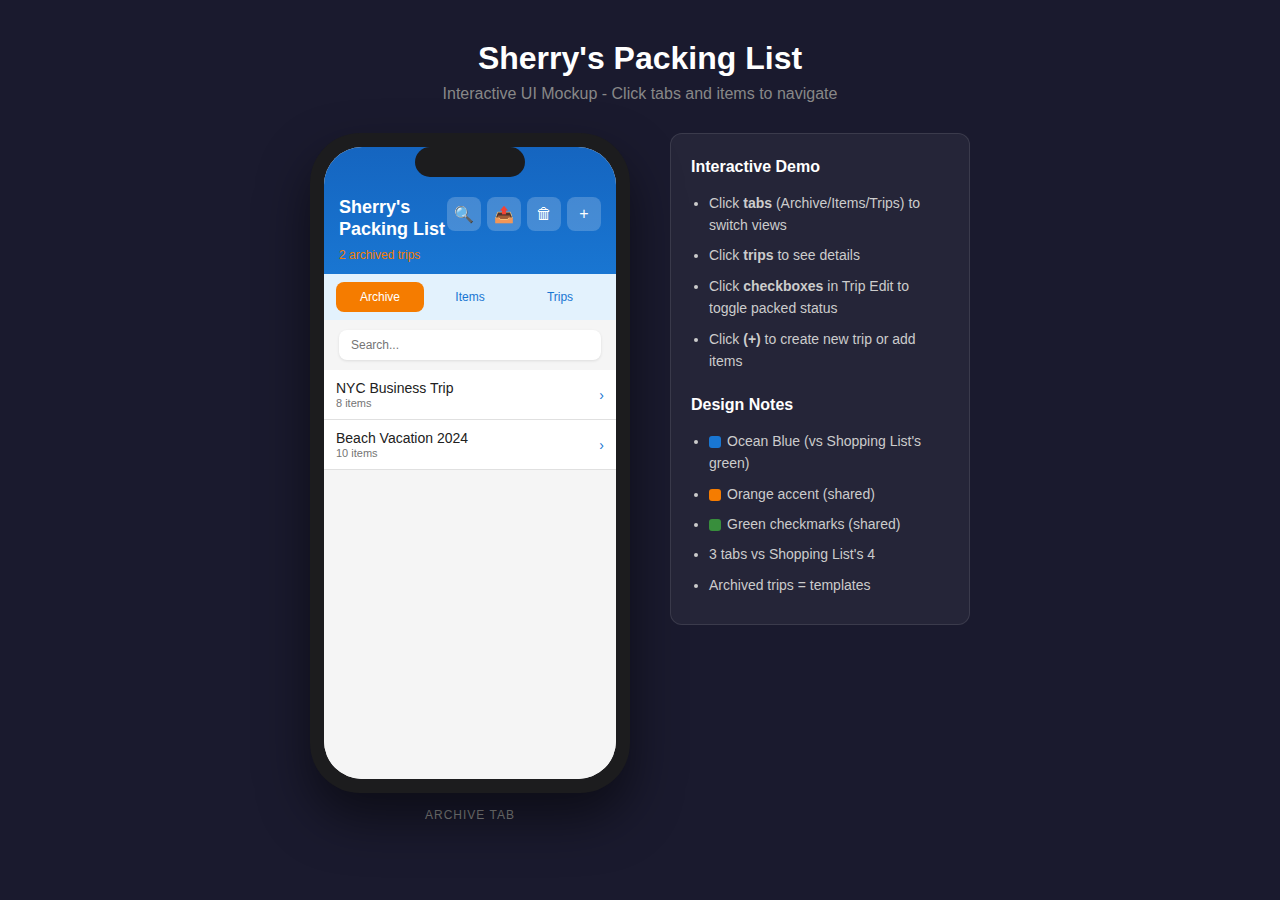
<file: packing-list-mockup.html>
<!DOCTYPE html>
<html lang="en">
<head>
    <meta charset="UTF-8">
    <meta name="viewport" content="width=device-width, initial-scale=1.0">
    <title>Sherry's Packing List - Interactive Mockup</title>
    <style>
        :root {
            /* Ocean Blue palette (vs Shopping List's Forest Green) */
            --primary-blue: #1976D2;
            --primary-blue-light: #E3F2FD;
            --primary-blue-mid: #64B5F6;
            /* Shared accent */
            --accent-orange: #F57C00;
            --accent-orange-bg: #FFF3E0;
            /* Status colors */
            --success-green: #4CAF50;
            --error-red: #F44336;
            /* Backgrounds */
            --bg-light: #F5F5F5;
            --header-gradient-start: #1565C0;
            --header-gradient-end: #1976D2;
            /* Text */
            --text-primary: #212121;
            --text-secondary: #757575;
            --text-on-primary: white;
            --border-color: #E0E0E0;
        }

        * {
            margin: 0;
            padding: 0;
            box-sizing: border-box;
        }

        body {
            font-family: -apple-system, BlinkMacSystemFont, 'SF Pro Display', 'Segoe UI', Roboto, sans-serif;
            background: #1a1a2e;
            min-height: 100vh;
            padding: 40px 20px;
        }

        .mockup-container {
            max-width: 800px;
            margin: 0 auto;
        }

        .mockup-title {
            color: white;
            text-align: center;
            margin-bottom: 30px;
        }

        .mockup-title h1 {
            font-size: 2rem;
            margin-bottom: 8px;
        }

        .mockup-title p {
            color: #888;
            font-size: 1rem;
        }

        .demo-container {
            display: flex;
            gap: 40px;
            justify-content: center;
            align-items: flex-start;
            flex-wrap: wrap;
        }

        /* iPhone frame */
        .iphone-frame {
            width: 320px;
            height: 660px;
            background: #1c1c1e;
            border-radius: 50px;
            padding: 14px;
            box-shadow: 0 25px 50px rgba(0,0,0,0.5);
            position: relative;
            flex-shrink: 0;
        }

        .iphone-frame::before {
            content: '';
            position: absolute;
            top: 14px;
            left: 50%;
            transform: translateX(-50%);
            width: 110px;
            height: 30px;
            background: #1c1c1e;
            border-radius: 20px;
            z-index: 10;
        }

        .iphone-screen {
            width: 100%;
            height: 100%;
            background: var(--bg-light);
            border-radius: 38px;
            overflow: hidden;
            display: flex;
            flex-direction: column;
        }

        /* Header - matches Shopping List style */
        .app-header {
            background: linear-gradient(180deg, var(--header-gradient-start) 0%, var(--header-gradient-end) 100%);
            padding: 50px 15px 12px;
            color: var(--text-on-primary);
        }

        .header-top {
            display: flex;
            justify-content: space-between;
            align-items: flex-start;
            margin-bottom: 8px;
        }

        .app-name {
            font-size: 18px;
            font-weight: 700;
            line-height: 1.2;
        }

        .header-buttons {
            display: flex;
            gap: 6px;
        }

        .header-btn {
            width: 34px;
            height: 34px;
            background: rgba(255,255,255,0.2);
            border: none;
            border-radius: 8px;
            color: white;
            font-size: 16px;
            display: flex;
            align-items: center;
            justify-content: center;
            cursor: pointer;
        }

        .header-btn:hover {
            background: rgba(255,255,255,0.3);
        }

        .header-subtitle {
            font-size: 12px;
            color: var(--accent-orange);
            margin-top: 2px;
        }

        /* Tab bar - segmented control style like Shopping List */
        .tab-segment-bar {
            background: var(--primary-blue-light);
            padding: 8px 12px;
            display: flex;
            gap: 2px;
        }

        .tab-segment {
            flex: 1;
            padding: 8px 6px;
            background: transparent;
            border: none;
            border-radius: 8px;
            font-size: 12px;
            font-weight: 500;
            color: var(--primary-blue);
            cursor: pointer;
            transition: all 0.2s;
        }

        .tab-segment:hover {
            background: rgba(25, 118, 210, 0.1);
        }

        .tab-segment.active {
            background: var(--accent-orange);
            color: white;
        }

        /* Search bar */
        .search-bar {
            padding: 10px 15px;
            background: var(--bg-light);
        }

        .search-input {
            width: 100%;
            padding: 8px 12px;
            border: none;
            border-radius: 8px;
            background: white;
            font-size: 12px;
            color: var(--text-secondary);
            box-shadow: 0 1px 3px rgba(0,0,0,0.1);
        }

        /* Content area */
        .content {
            flex: 1;
            overflow-y: auto;
            background: var(--bg-light);
        }

        /* Screen views */
        .screen-view {
            display: none;
            flex-direction: column;
            height: 100%;
        }

        .screen-view.active {
            display: flex;
        }

        /* List items */
        .list-item {
            background: white;
            padding: 10px 12px;
            border-bottom: 1px solid var(--border-color);
            display: flex;
            align-items: center;
            gap: 10px;
            cursor: pointer;
            transition: background 0.15s;
        }

        .list-item:hover {
            background: #FAFAFA;
        }

        .list-item-content {
            flex: 1;
        }

        .list-item-title {
            font-size: 14px;
            font-weight: 500;
            color: var(--text-primary);
        }

        .list-item-subtitle {
            font-size: 11px;
            color: var(--text-secondary);
            margin-top: 1px;
        }

        .list-item-action {
            color: var(--primary-blue);
            font-size: 14px;
        }

        /* Checkbox */
        .checkbox {
            width: 22px;
            height: 22px;
            border-radius: 50%;
            border: 2px solid #C7C7CC;
            display: flex;
            align-items: center;
            justify-content: center;
            flex-shrink: 0;
            font-size: 12px;
            cursor: pointer;
            transition: all 0.15s;
        }

        .checkbox:hover {
            border-color: var(--success-green);
        }

        .checkbox.checked {
            background: var(--success-green);
            border-color: var(--success-green);
            color: white;
        }

        .checkbox.checked::after {
            content: '✓';
            font-weight: bold;
        }

        /* Section header */
        .section-header {
            padding: 10px 12px 6px;
            font-size: 10px;
            font-weight: 600;
            color: var(--text-secondary);
            text-transform: uppercase;
            letter-spacing: 0.5px;
            background: var(--bg-light);
        }

        /* Trip header */
        .trip-header {
            background: white;
            padding: 15px;
            border-bottom: 1px solid var(--border-color);
        }

        .trip-header-row {
            display: flex;
            justify-content: space-between;
            align-items: center;
        }

        .trip-header-title {
            font-size: 15px;
            font-weight: 600;
            color: var(--text-primary);
        }

        .trip-header-subtitle {
            font-size: 11px;
            color: var(--text-secondary);
            margin-top: 2px;
        }

        .progress-text {
            font-size: 11px;
            color: var(--primary-blue);
            font-weight: 500;
        }

        .add-btn {
            width: 30px;
            height: 30px;
            background: var(--primary-blue);
            border: none;
            border-radius: 8px;
            color: white;
            font-size: 18px;
            display: flex;
            align-items: center;
            justify-content: center;
            cursor: pointer;
        }

        .add-btn:hover {
            background: #1565C0;
        }

        /* Back navigation */
        .nav-back {
            background: linear-gradient(180deg, var(--header-gradient-start) 0%, var(--header-gradient-end) 100%);
            padding: 50px 15px 12px;
            display: flex;
            justify-content: space-between;
            align-items: center;
            color: white;
        }

        .back-link {
            display: flex;
            align-items: center;
            gap: 2px;
            font-size: 13px;
            color: white;
            cursor: pointer;
            padding: 4px 8px 4px 0;
        }

        .back-link:hover {
            opacity: 0.8;
        }

        .back-arrow {
            font-size: 16px;
        }

        .nav-title {
            font-weight: 600;
            font-size: 14px;
        }

        .complete-btn {
            width: 34px;
            height: 34px;
            background: rgba(255,255,255,0.2);
            border: none;
            border-radius: 8px;
            color: white;
            font-size: 18px;
            display: flex;
            align-items: center;
            justify-content: center;
            cursor: pointer;
        }

        .complete-btn:hover {
            background: rgba(255,255,255,0.3);
        }

        /* Bullet list for archive detail */
        .bullet-item {
            background: white;
            padding: 10px 12px 10px 24px;
            border-bottom: 1px solid var(--border-color);
            font-size: 13px;
            color: var(--text-primary);
            position: relative;
        }

        .bullet-item::before {
            content: '•';
            position: absolute;
            left: 12px;
            color: var(--primary-blue);
            font-weight: bold;
        }

        /* Picker option */
        .picker-option {
            background: white;
            padding: 10px 12px;
            border-bottom: 1px solid var(--border-color);
            display: flex;
            align-items: center;
            gap: 10px;
            cursor: pointer;
        }

        .picker-option:hover {
            background: #FAFAFA;
        }

        .picker-icon {
            width: 36px;
            height: 36px;
            border-radius: 8px;
            display: flex;
            align-items: center;
            justify-content: center;
            font-size: 16px;
        }

        .picker-icon.blue {
            background: var(--primary-blue-light);
        }

        .picker-icon.orange {
            background: var(--accent-orange-bg);
        }

        .picker-chevron {
            color: #C7C7CC;
            font-size: 14px;
        }

        /* Create new item row */
        .create-new-row {
            background: white;
            padding: 10px 12px;
            border-bottom: 1px solid var(--border-color);
            display: flex;
            align-items: center;
            gap: 10px;
            color: var(--primary-blue);
            font-size: 13px;
            font-weight: 500;
            cursor: pointer;
        }

        .create-new-row:hover {
            background: #FAFAFA;
        }

        /* Added indicator */
        .added-indicator {
            font-size: 10px;
            color: var(--text-secondary);
            font-weight: normal;
        }

        /* Instructions panel */
        .instructions {
            background: rgba(255,255,255,0.05);
            border: 1px solid rgba(255,255,255,0.1);
            border-radius: 12px;
            padding: 20px;
            max-width: 300px;
            color: #ccc;
            font-size: 14px;
            line-height: 1.6;
        }

        .instructions h3 {
            color: white;
            margin-bottom: 12px;
            font-size: 16px;
        }

        .instructions ul {
            margin-left: 18px;
        }

        .instructions li {
            margin: 8px 0;
        }

        .instructions code {
            background: rgba(255,255,255,0.1);
            padding: 2px 6px;
            border-radius: 4px;
            font-size: 12px;
        }

        .color-swatch {
            display: inline-block;
            width: 12px;
            height: 12px;
            border-radius: 3px;
            margin-right: 6px;
            vertical-align: middle;
        }

        .swatch-blue { background: var(--primary-blue); }
        .swatch-green { background: #388E3C; }
        .swatch-orange { background: var(--accent-orange); }

        /* Current screen indicator */
        .screen-indicator {
            text-align: center;
            color: #888;
            font-size: 12px;
            margin-top: 15px;
            text-transform: uppercase;
            letter-spacing: 1px;
        }

        @media (max-width: 700px) {
            .demo-container {
                flex-direction: column;
                align-items: center;
            }
            .instructions {
                max-width: 320px;
            }
        }
    </style>
</head>
<body>
    <div class="mockup-container">
        <div class="mockup-title">
            <h1>Sherry's Packing List</h1>
            <p>Interactive UI Mockup - Click tabs and items to navigate</p>
        </div>

        <div class="demo-container">
            <div>
                <div class="iphone-frame">
                    <div class="iphone-screen">
                        <!-- ARCHIVE TAB -->
                        <div id="screen-archive" class="screen-view active">
                            <div class="app-header">
                                <div class="header-top">
                                    <div class="app-name">Sherry's<br>Packing List</div>
                                    <div class="header-buttons">
                                        <button class="header-btn">🔍</button>
                                        <button class="header-btn">📤</button>
                                        <button class="header-btn">🗑</button>
                                        <button class="header-btn" onclick="showScreen('new-trip')">+</button>
                                    </div>
                                </div>
                                <div class="header-subtitle">2 archived trips</div>
                            </div>
                            <div class="tab-segment-bar">
                                <button class="tab-segment active" onclick="showTab('archive')">Archive</button>
                                <button class="tab-segment" onclick="showTab('items')">Items</button>
                                <button class="tab-segment" onclick="showTab('trips')">Trips</button>
                            </div>
                            <div class="search-bar">
                                <input type="text" class="search-input" placeholder="Search..." readonly>
                            </div>
                            <div class="content">
                                <div class="list-item" onclick="showScreen('archive-detail')">
                                    <div class="list-item-content">
                                        <div class="list-item-title">NYC Business Trip</div>
                                        <div class="list-item-subtitle">8 items</div>
                                    </div>
                                    <span class="list-item-action">›</span>
                                </div>
                                <div class="list-item" onclick="showScreen('archive-detail-beach')">
                                    <div class="list-item-content">
                                        <div class="list-item-title">Beach Vacation 2024</div>
                                        <div class="list-item-subtitle">10 items</div>
                                    </div>
                                    <span class="list-item-action">›</span>
                                </div>
                            </div>
                        </div>

                        <!-- ITEMS TAB -->
                        <div id="screen-items" class="screen-view">
                            <div class="app-header">
                                <div class="header-top">
                                    <div class="app-name">Sherry's<br>Packing List</div>
                                    <div class="header-buttons">
                                        <button class="header-btn">🔍</button>
                                        <button class="header-btn">📤</button>
                                        <button class="header-btn">🗑</button>
                                        <button class="header-btn">+</button>
                                    </div>
                                </div>
                                <div class="header-subtitle">15 items in library</div>
                            </div>
                            <div class="tab-segment-bar">
                                <button class="tab-segment" onclick="showTab('archive')">Archive</button>
                                <button class="tab-segment active" onclick="showTab('items')">Items</button>
                                <button class="tab-segment" onclick="showTab('trips')">Trips</button>
                            </div>
                            <div class="search-bar">
                                <input type="text" class="search-input" placeholder="Search..." readonly>
                            </div>
                            <div class="content">
                                <div class="list-item">
                                    <div class="list-item-content">
                                        <div class="list-item-title">Phone charger</div>
                                        <div class="list-item-subtitle">USB-C fast charging</div>
                                    </div>
                                    <span class="list-item-action">✏️</span>
                                </div>
                                <div class="list-item">
                                    <div class="list-item-content">
                                        <div class="list-item-title">Sunscreen</div>
                                        <div class="list-item-subtitle">SPF 50</div>
                                    </div>
                                    <span class="list-item-action">✏️</span>
                                </div>
                                <div class="list-item">
                                    <div class="list-item-content">
                                        <div class="list-item-title">Laptop</div>
                                    </div>
                                    <span class="list-item-action">✏️</span>
                                </div>
                                <div class="list-item">
                                    <div class="list-item-content">
                                        <div class="list-item-title">Swimsuit</div>
                                    </div>
                                    <span class="list-item-action">✏️</span>
                                </div>
                                <div class="list-item">
                                    <div class="list-item-content">
                                        <div class="list-item-title">Sunglasses</div>
                                    </div>
                                    <span class="list-item-action">✏️</span>
                                </div>
                                <div class="list-item">
                                    <div class="list-item-content">
                                        <div class="list-item-title">Kindle</div>
                                    </div>
                                    <span class="list-item-action">✏️</span>
                                </div>
                                <div class="list-item">
                                    <div class="list-item-content">
                                        <div class="list-item-title">Jacket</div>
                                    </div>
                                    <span class="list-item-action">✏️</span>
                                </div>
                            </div>
                        </div>

                        <!-- TRIPS TAB -->
                        <div id="screen-trips" class="screen-view">
                            <div class="app-header">
                                <div class="header-top">
                                    <div class="app-name">Sherry's<br>Packing List</div>
                                    <div class="header-buttons">
                                        <button class="header-btn">🔍</button>
                                        <button class="header-btn">📤</button>
                                        <button class="header-btn">🗑</button>
                                        <button class="header-btn" onclick="showScreen('new-trip')">+</button>
                                    </div>
                                </div>
                                <div class="header-subtitle">2 active trips</div>
                            </div>
                            <div class="tab-segment-bar">
                                <button class="tab-segment" onclick="showTab('archive')">Archive</button>
                                <button class="tab-segment" onclick="showTab('items')">Items</button>
                                <button class="tab-segment active" onclick="showTab('trips')">Trips</button>
                            </div>
                            <div class="search-bar">
                                <input type="text" class="search-input" placeholder="Search..." readonly>
                            </div>
                            <div class="content">
                                <div class="list-item" onclick="showScreen('trip-edit')">
                                    <div class="list-item-content">
                                        <div class="list-item-title">Weekend Getaway</div>
                                        <div class="list-item-subtitle">2 of 6 packed</div>
                                    </div>
                                    <span class="list-item-action">›</span>
                                </div>
                                <div class="list-item" onclick="showScreen('trip-edit')">
                                    <div class="list-item-content">
                                        <div class="list-item-title">Chicago Conference</div>
                                        <div class="list-item-subtitle">0 of 12 packed</div>
                                    </div>
                                    <span class="list-item-action">›</span>
                                </div>
                            </div>
                        </div>

                        <!-- TRIP EDIT -->
                        <div id="screen-trip-edit" class="screen-view">
                            <div class="nav-back">
                                <div class="back-link" onclick="showTab('trips')">
                                    <span class="back-arrow">‹</span>
                                    <span>Trips</span>
                                </div>
                                <span class="nav-title"></span>
                                <button class="complete-btn" title="Complete & Archive">✓</button>
                            </div>
                            <div class="trip-header">
                                <div class="trip-header-row">
                                    <div>
                                        <div class="trip-header-title">Weekend Getaway</div>
                                        <div class="trip-header-subtitle">Quick trip to the cabin</div>
                                    </div>
                                </div>
                                <div class="trip-header-row" style="margin-top: 10px;">
                                    <span class="progress-text" id="progress-text">2 of 6 packed</span>
                                    <button class="add-btn" onclick="showScreen('add-item')">+</button>
                                </div>
                            </div>
                            <div class="content">
                                <div class="list-item" onclick="toggleCheck(this)">
                                    <div class="checkbox checked"></div>
                                    <div class="list-item-content">
                                        <div class="list-item-title">Sunglasses</div>
                                    </div>
                                    <span class="list-item-action">✏️</span>
                                </div>
                                <div class="list-item" onclick="toggleCheck(this)">
                                    <div class="checkbox checked"></div>
                                    <div class="list-item-content">
                                        <div class="list-item-title">Phone charger</div>
                                        <div class="list-item-subtitle">USB-C fast charging</div>
                                    </div>
                                    <span class="list-item-action">✏️</span>
                                </div>
                                <div class="list-item" onclick="toggleCheck(this)">
                                    <div class="checkbox"></div>
                                    <div class="list-item-content">
                                        <div class="list-item-title">Jacket</div>
                                    </div>
                                    <span class="list-item-action">✏️</span>
                                </div>
                                <div class="list-item" onclick="toggleCheck(this)">
                                    <div class="checkbox"></div>
                                    <div class="list-item-content">
                                        <div class="list-item-title">Toiletry bag</div>
                                    </div>
                                    <span class="list-item-action">✏️</span>
                                </div>
                                <div class="list-item" onclick="toggleCheck(this)">
                                    <div class="checkbox"></div>
                                    <div class="list-item-content">
                                        <div class="list-item-title">Kindle</div>
                                    </div>
                                    <span class="list-item-action">✏️</span>
                                </div>
                                <div class="list-item" onclick="toggleCheck(this)">
                                    <div class="checkbox"></div>
                                    <div class="list-item-content">
                                        <div class="list-item-title">Snacks</div>
                                    </div>
                                    <span class="list-item-action">✏️</span>
                                </div>
                            </div>
                        </div>

                        <!-- ADD ITEM TO TRIP -->
                        <div id="screen-add-item" class="screen-view">
                            <div class="nav-back">
                                <div class="back-link" onclick="showScreen('trip-edit')">
                                    <span class="back-arrow">‹</span>
                                    <span>Cancel</span>
                                </div>
                                <span class="nav-title">Add Item</span>
                                <div class="back-link" onclick="showScreen('trip-edit')">Done</div>
                            </div>
                            <div class="search-bar">
                                <input type="text" class="search-input" placeholder="Search items..." readonly>
                            </div>
                            <div class="content">
                                <div class="list-item">
                                    <div class="checkbox"></div>
                                    <div class="list-item-content">
                                        <div class="list-item-title">Laptop</div>
                                    </div>
                                </div>
                                <div class="list-item">
                                    <div class="checkbox"></div>
                                    <div class="list-item-content">
                                        <div class="list-item-title">Swimsuit</div>
                                    </div>
                                </div>
                                <div class="list-item">
                                    <div class="checkbox checked"></div>
                                    <div class="list-item-content">
                                        <div class="list-item-title">Sunglasses <span class="added-indicator">(in trip)</span></div>
                                    </div>
                                </div>
                                <div class="list-item">
                                    <div class="checkbox checked"></div>
                                    <div class="list-item-content">
                                        <div class="list-item-title">Phone charger <span class="added-indicator">(in trip)</span></div>
                                        <div class="list-item-subtitle">USB-C fast charging</div>
                                    </div>
                                </div>
                                <div class="list-item">
                                    <div class="checkbox"></div>
                                    <div class="list-item-content">
                                        <div class="list-item-title">Sunscreen</div>
                                        <div class="list-item-subtitle">SPF 50</div>
                                    </div>
                                </div>
                                <div class="list-item">
                                    <div class="checkbox"></div>
                                    <div class="list-item-content">
                                        <div class="list-item-title">Beach towel</div>
                                    </div>
                                </div>
                                <div class="create-new-row">
                                    <span style="font-size: 18px;">+</span>
                                    <span>Create New Item</span>
                                </div>
                            </div>
                        </div>

                        <!-- ARCHIVE DETAIL (NYC) -->
                        <div id="screen-archive-detail" class="screen-view">
                            <div class="nav-back">
                                <div class="back-link" onclick="showTab('archive')">
                                    <span class="back-arrow">‹</span>
                                    <span>Archive</span>
                                </div>
                                <span class="nav-title"></span>
                                <span style="width: 34px;"></span>
                            </div>
                            <div class="trip-header">
                                <div class="trip-header-title">NYC Business Trip</div>
                                <div class="trip-header-subtitle">8 items</div>
                            </div>
                            <div class="content">
                                <div class="bullet-item">Laptop</div>
                                <div class="bullet-item">Phone charger</div>
                                <div class="bullet-item">Dress shirt</div>
                                <div class="bullet-item">Dress pants</div>
                                <div class="bullet-item">Belt</div>
                                <div class="bullet-item">Toiletry bag</div>
                                <div class="bullet-item">Business cards</div>
                                <div class="bullet-item">Notebook</div>
                            </div>
                        </div>

                        <!-- ARCHIVE DETAIL (Beach) -->
                        <div id="screen-archive-detail-beach" class="screen-view">
                            <div class="nav-back">
                                <div class="back-link" onclick="showTab('archive')">
                                    <span class="back-arrow">‹</span>
                                    <span>Archive</span>
                                </div>
                                <span class="nav-title"></span>
                                <span style="width: 34px;"></span>
                            </div>
                            <div class="trip-header">
                                <div class="trip-header-title">Beach Vacation 2024</div>
                                <div class="trip-header-subtitle">10 items</div>
                            </div>
                            <div class="content">
                                <div class="bullet-item">Sunscreen</div>
                                <div class="bullet-item">Swimsuit</div>
                                <div class="bullet-item">Sandals</div>
                                <div class="bullet-item">Beach towel</div>
                                <div class="bullet-item">Sunglasses</div>
                                <div class="bullet-item">Kindle</div>
                                <div class="bullet-item">Phone charger</div>
                                <div class="bullet-item">Flip flops</div>
                                <div class="bullet-item">Hat</div>
                                <div class="bullet-item">Shorts (3)</div>
                            </div>
                        </div>

                        <!-- NEW TRIP PICKER -->
                        <div id="screen-new-trip" class="screen-view">
                            <div class="nav-back">
                                <div class="back-link" onclick="showTab('trips')">
                                    <span class="back-arrow">‹</span>
                                    <span>Cancel</span>
                                </div>
                                <span class="nav-title">New Trip</span>
                                <span style="width: 50px;"></span>
                            </div>
                            <div class="content">
                                <div class="section-header">Start From</div>
                                <div class="picker-option" onclick="showScreen('trip-edit')">
                                    <div class="picker-icon blue">📝</div>
                                    <div class="list-item-content">
                                        <div class="list-item-title">Empty Trip</div>
                                        <div class="list-item-subtitle">Start from scratch</div>
                                    </div>
                                    <span class="picker-chevron">›</span>
                                </div>
                                <div class="section-header">Or Clone From Archive</div>
                                <div class="picker-option" onclick="showScreen('trip-edit')">
                                    <div class="picker-icon orange">💼</div>
                                    <div class="list-item-content">
                                        <div class="list-item-title">NYC Business Trip</div>
                                        <div class="list-item-subtitle">8 items</div>
                                    </div>
                                    <span class="picker-chevron">›</span>
                                </div>
                                <div class="picker-option" onclick="showScreen('trip-edit')">
                                    <div class="picker-icon orange">🏖️</div>
                                    <div class="list-item-content">
                                        <div class="list-item-title">Beach Vacation 2024</div>
                                        <div class="list-item-subtitle">10 items</div>
                                    </div>
                                    <span class="picker-chevron">›</span>
                                </div>
                            </div>
                        </div>
                    </div>
                </div>
                <div class="screen-indicator" id="screen-indicator">Archive Tab</div>
            </div>

            <div class="instructions">
                <h3>Interactive Demo</h3>
                <ul>
                    <li>Click <strong>tabs</strong> (Archive/Items/Trips) to switch views</li>
                    <li>Click <strong>trips</strong> to see details</li>
                    <li>Click <strong>checkboxes</strong> in Trip Edit to toggle packed status</li>
                    <li>Click <strong>(+)</strong> to create new trip or add items</li>
                </ul>

                <h3 style="margin-top: 20px;">Design Notes</h3>
                <ul>
                    <li><span class="color-swatch swatch-blue"></span>Ocean Blue (vs Shopping List's green)</li>
                    <li><span class="color-swatch swatch-orange"></span>Orange accent (shared)</li>
                    <li><span class="color-swatch swatch-green"></span>Green checkmarks (shared)</li>
                    <li>3 tabs vs Shopping List's 4</li>
                    <li>Archived trips = templates</li>
                </ul>
            </div>
        </div>
    </div>

    <script>
        const screenNames = {
            'screen-archive': 'Archive Tab',
            'screen-items': 'Items Tab',
            'screen-trips': 'Trips Tab',
            'screen-trip-edit': 'Trip Edit',
            'screen-add-item': 'Add Item to Trip',
            'screen-archive-detail': 'Archive Detail',
            'screen-archive-detail-beach': 'Archive Detail',
            'screen-new-trip': 'New Trip'
        };

        function showScreen(screenId) {
            // Hide all screens
            document.querySelectorAll('.screen-view').forEach(s => s.classList.remove('active'));
            // Show target screen
            const screen = document.getElementById('screen-' + screenId);
            if (screen) {
                screen.classList.add('active');
                document.getElementById('screen-indicator').textContent = screenNames['screen-' + screenId] || screenId;
            }
        }

        function showTab(tab) {
            showScreen(tab);
        }

        function toggleCheck(listItem) {
            const checkbox = listItem.querySelector('.checkbox');
            if (checkbox) {
                checkbox.classList.toggle('checked');
                updateProgress();
            }
        }

        function updateProgress() {
            const checkboxes = document.querySelectorAll('#screen-trip-edit .checkbox');
            const total = checkboxes.length;
            const checked = document.querySelectorAll('#screen-trip-edit .checkbox.checked').length;
            document.getElementById('progress-text').textContent = checked + ' of ' + total + ' packed';
        }
    </script>
</body>
</html>
</file>
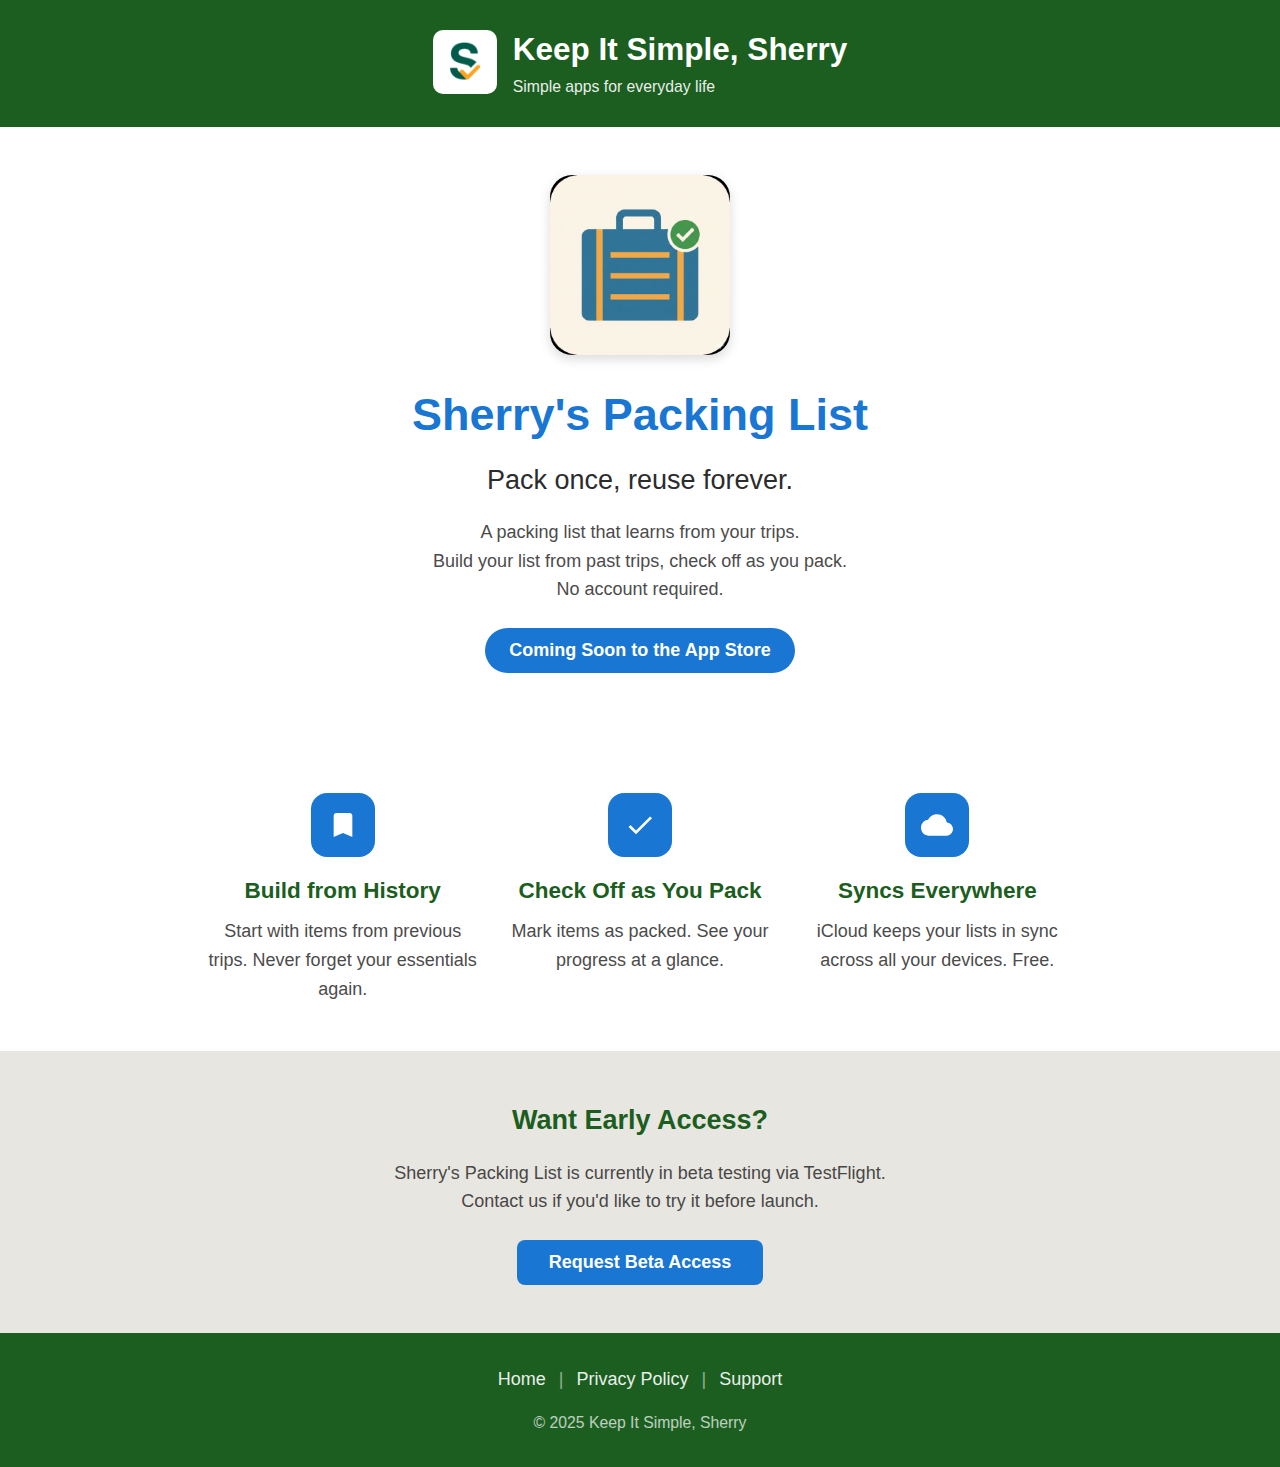
<file: packing-list.html>
<!DOCTYPE html>
<html lang="en">
<head>
    <meta charset="UTF-8">
    <meta name="viewport" content="width=device-width, initial-scale=1.0">
    <title>Sherry's Packing List - Pack Once, Reuse Forever</title>
    <meta name="description" content="A packing list that learns from your trips. Build your list from past trips, check off items as you pack, sync across all your devices.">
    <meta name="keywords" content="packing list, travel checklist, iOS app, trip planner, vacation packing, AirDrop, simple">

    <!-- Canonical URL -->
    <link rel="canonical" href="https://keepitsimplesherry.com/packing-list.html">

    <!-- Open Graph / Social Sharing -->
    <meta property="og:title" content="Sherry's Packing List - Pack Once, Reuse Forever">
    <meta property="og:description" content="A packing list that learns from your trips. Build your list from past trips, check off items as you pack.">
    <meta property="og:image" content="https://keepitsimplesherry.com/images/kiss-logo-512.png">
    <meta property="og:url" content="https://keepitsimplesherry.com/packing-list.html">
    <meta property="og:type" content="website">
    <meta property="og:site_name" content="Keep It Simple, Sherry">

    <!-- Twitter Card -->
    <meta name="twitter:card" content="summary_large_image">
    <meta name="twitter:title" content="Sherry's Packing List - Pack Once, Reuse Forever">
    <meta name="twitter:description" content="A packing list that learns from your trips. Build your list from past trips, check off items as you pack.">
    <meta name="twitter:image" content="https://keepitsimplesherry.com/images/kiss-logo-512.png">

    <!-- Structured Data (JSON-LD) for Software Application -->
    <script type="application/ld+json">
    {
        "@context": "https://schema.org",
        "@type": "SoftwareApplication",
        "name": "Sherry's Packing List",
        "description": "A packing list that learns from your trips. Build your list from past trips, check off items as you pack, sync across all your devices.",
        "applicationCategory": "LifestyleApplication",
        "operatingSystem": "iOS",
        "offers": {
            "@type": "Offer",
            "price": "0",
            "priceCurrency": "USD"
        },
        "author": {
            "@type": "Organization",
            "name": "Keep It Simple, Sherry",
            "url": "https://keepitsimplesherry.com"
        },
        "image": "https://keepitsimplesherry.com/images/kiss-logo-512.png",
        "featureList": [
            "Build lists from past trips",
            "Check off as you pack",
            "iCloud sync",
            "No account required"
        ]
    }
    </script>

    <link rel="stylesheet" href="css/style.css">
    <link rel="icon" type="image/png" href="images/kiss-logo-32.png">
    <link rel="apple-touch-icon" href="images/kiss-logo-180.png">
</head>
<body>
    <!-- Header -->
    <header class="header">
        <div class="container">
            <a href="index.html" class="brand">
                <img src="images/kiss-logo-64.png" alt="KISS Logo" class="brand-logo">
                <div class="brand-text">
                    <span class="brand-name-link">Keep It Simple, Sherry</span>
                    <p class="brand-tagline">Simple apps for everyday life</p>
                </div>
            </a>
        </div>
    </header>

    <!-- Hero Section -->
    <section class="hero hero--packing">
        <div class="container">
<img src="images/packing-list-icon.png" alt="Sherry's Packing List" class="app-icon">
            <h1 class="app-name app-name--packing">Sherry's Packing List</h1>
            <p class="app-tagline">Pack once, reuse forever.</p>
            <p class="app-description">
                A packing list that learns from your trips.<br>
                Build your list from past trips, check off as you pack.<br>
                No account required.
            </p>
            <div class="coming-soon-badge">
                Coming Soon to the App Store
            </div>
        </div>
    </section>

    <!-- Features Section -->
    <section class="features">
        <div class="container">
            <div class="feature-grid">
                <div class="feature-item">
                    <div class="feature-icon feature-icon--packing" aria-hidden="true">
                        <svg xmlns="http://www.w3.org/2000/svg" viewBox="0 0 24 24" fill="currentColor" width="32" height="32">
                            <path d="M17 3H7c-1.1 0-2 .9-2 2v16l7-3 7 3V5c0-1.1-.9-2-2-2z"/>
                        </svg>
                    </div>
                    <h3 class="feature-title">Build from History</h3>
                    <p class="feature-description">Start with items from previous trips. Never forget your essentials again.</p>
                </div>
                <div class="feature-item">
                    <div class="feature-icon feature-icon--packing" aria-hidden="true">
                        <svg xmlns="http://www.w3.org/2000/svg" viewBox="0 0 24 24" fill="currentColor" width="32" height="32">
                            <path d="M9 16.17L4.83 12l-1.42 1.41L9 19 21 7l-1.41-1.41z"/>
                        </svg>
                    </div>
                    <h3 class="feature-title">Check Off as You Pack</h3>
                    <p class="feature-description">Mark items as packed. See your progress at a glance.</p>
                </div>
                <div class="feature-item">
                    <div class="feature-icon feature-icon--packing" aria-hidden="true">
                        <svg xmlns="http://www.w3.org/2000/svg" viewBox="0 0 24 24" fill="currentColor" width="32" height="32">
                            <path d="M19.35 10.04C18.67 6.59 15.64 4 12 4 9.11 4 6.6 5.64 5.35 8.04 2.34 8.36 0 10.91 0 14c0 3.31 2.69 6 6 6h13c2.76 0 5-2.24 5-5 0-2.64-2.05-4.78-4.65-4.96z"/>
                        </svg>
                    </div>
                    <h3 class="feature-title">Syncs Everywhere</h3>
                    <p class="feature-description">iCloud keeps your lists in sync across all your devices. Free.</p>
                </div>
            </div>
        </div>
    </section>

    <!-- Beta Section -->
    <section class="beta">
        <div class="container">
            <h2 class="beta-title">Want Early Access?</h2>
            <p class="beta-description">
                Sherry's Packing List is currently in beta testing via TestFlight.<br>
                Contact us if you'd like to try it before launch.
            </p>
            <a href="mailto:support@keepitsimplesherry.com?subject=Packing%20List%20Beta%20Access" class="beta-button">
                Request Beta Access
            </a>
        </div>
    </section>

    <!-- Footer -->
    <footer class="footer">
        <div class="container">
            <nav class="footer-nav">
                <a href="index.html">Home</a>
                <span class="separator" aria-hidden="true">|</span>
                <a href="privacy.html">Privacy Policy</a>
                <span class="separator" aria-hidden="true">|</span>
                <a href="mailto:support@keepitsimplesherry.com">Support</a>
            </nav>
            <p class="copyright">&copy; 2025 Keep It Simple, Sherry</p>
        </div>
    </footer>
</body>
</html>
</file>
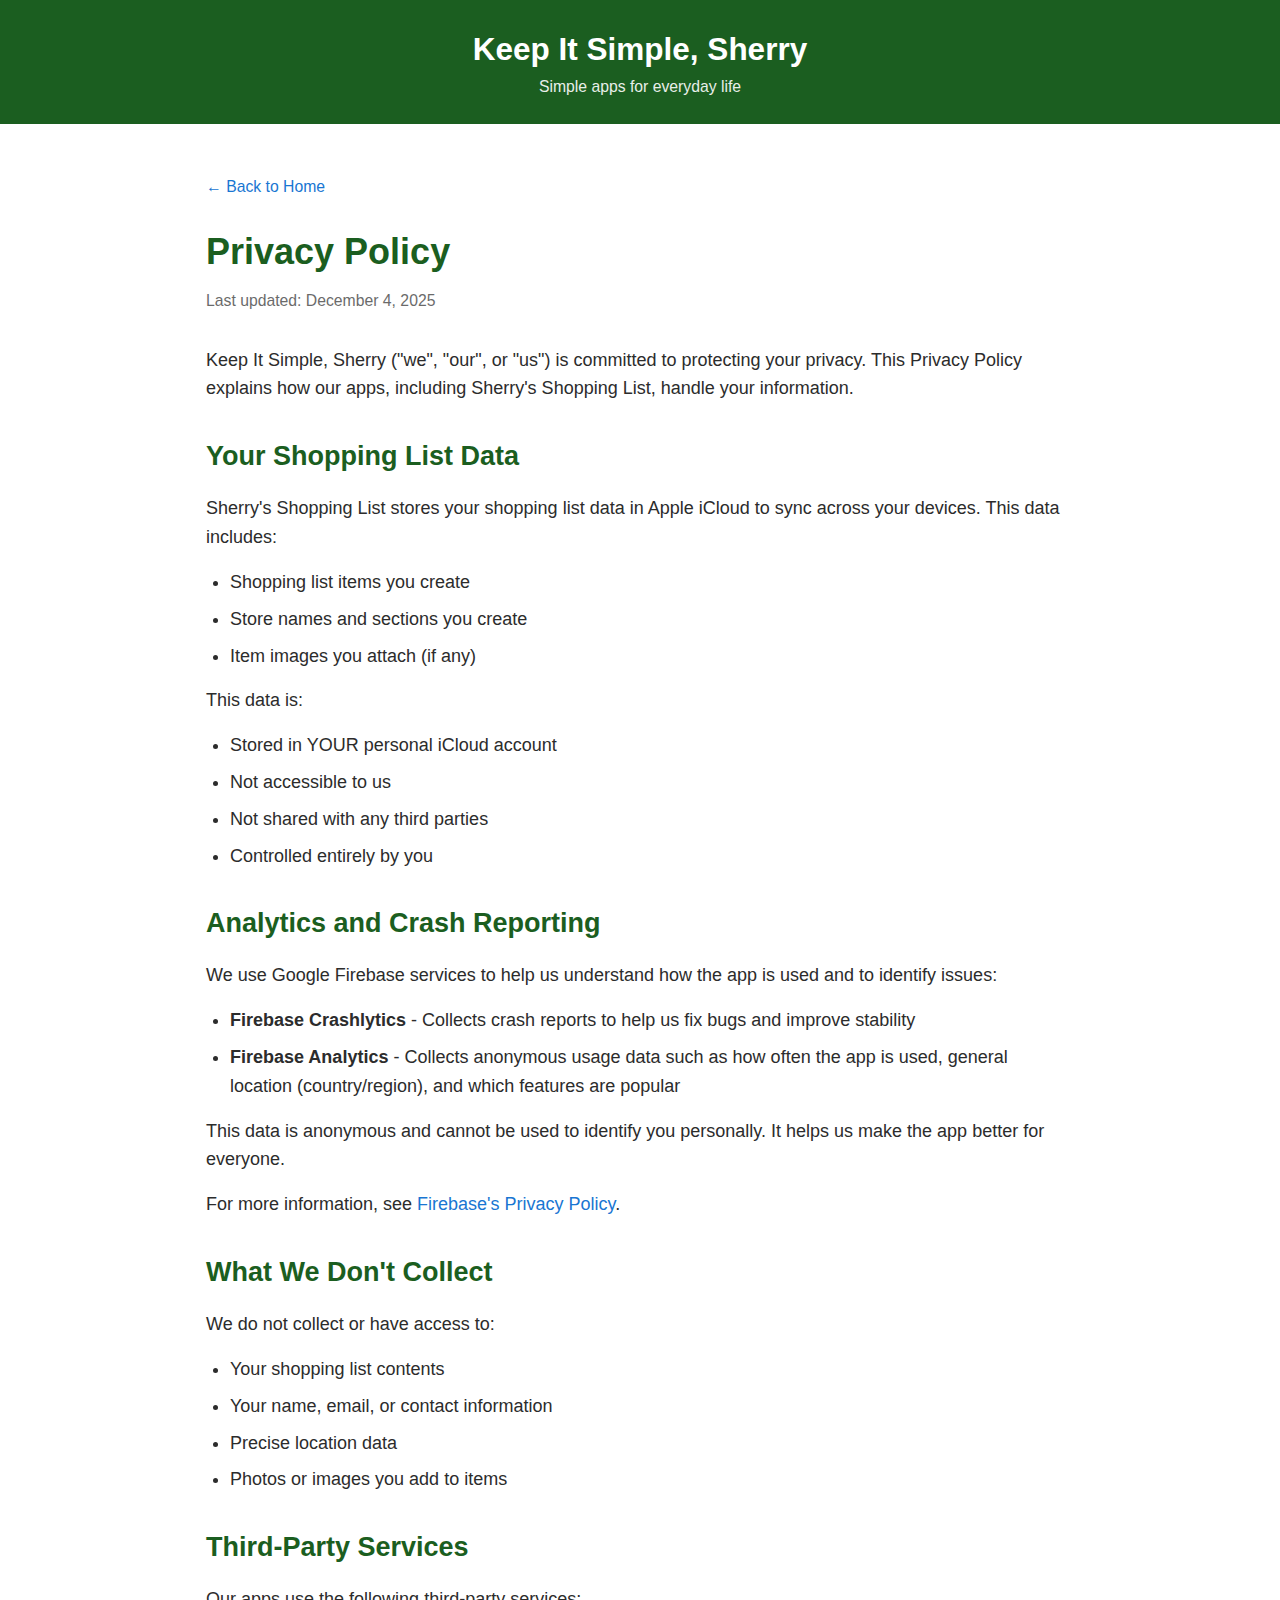
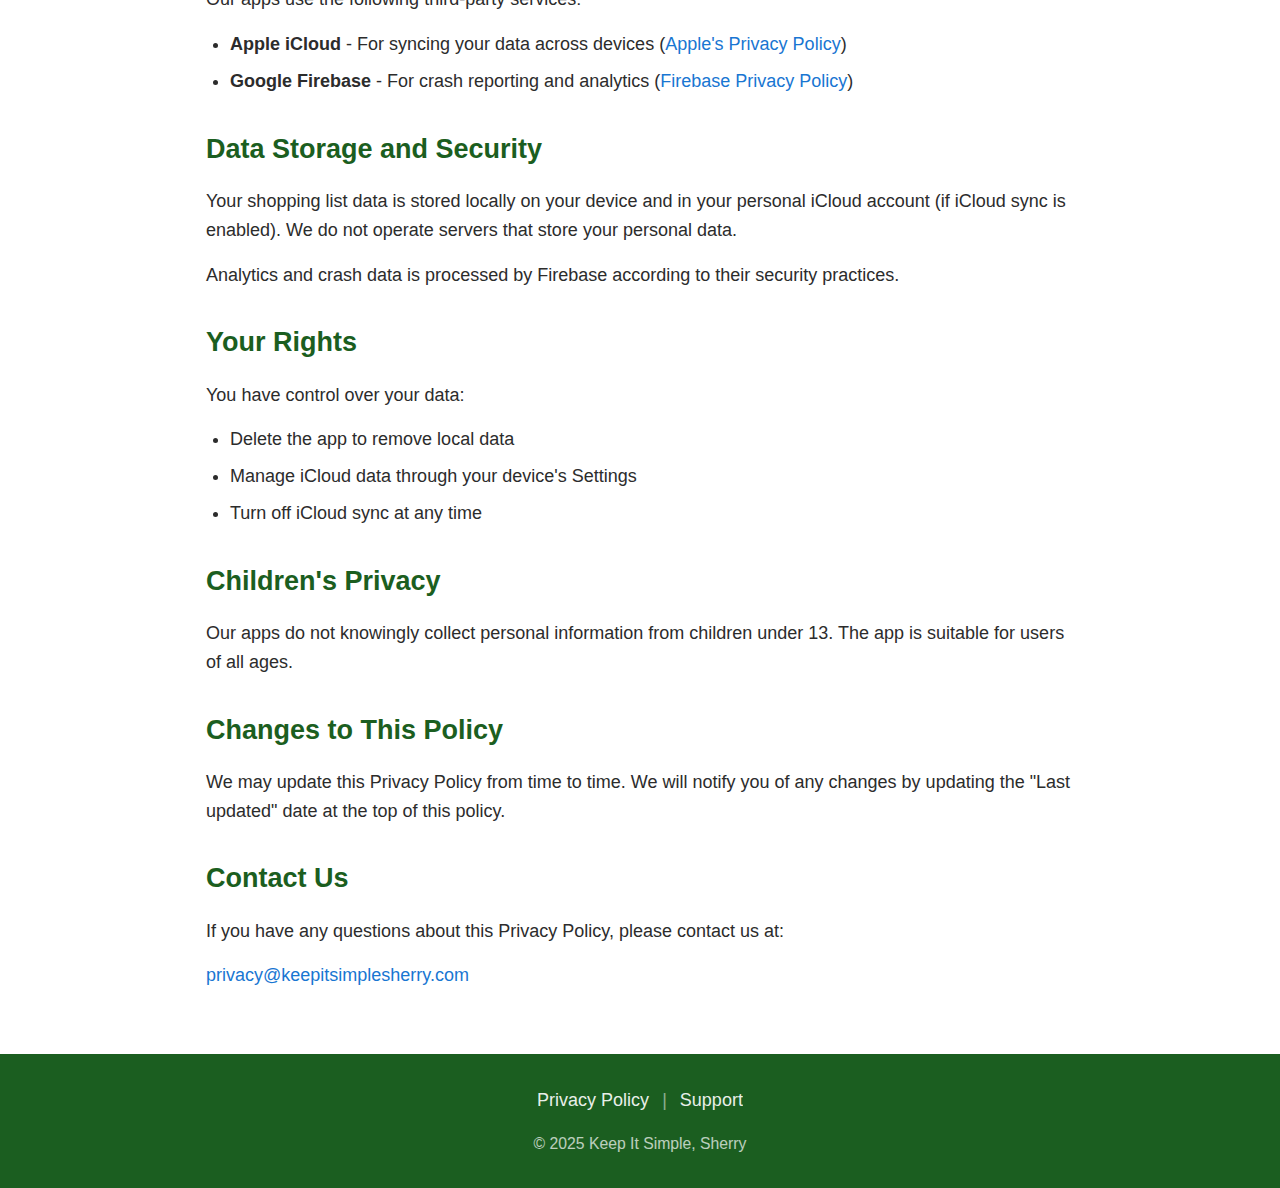
<file: privacy.html>
<!DOCTYPE html>
<html lang="en">
<head>
    <meta charset="UTF-8">
    <meta name="viewport" content="width=device-width, initial-scale=1.0">
    <title>Privacy Policy - Keep It Simple, Sherry</title>
    <meta name="description" content="Privacy Policy for Sherry's Shopping List and Keep It Simple, Sherry apps.">

    <link rel="stylesheet" href="css/style.css">
    <link rel="icon" type="image/png" href="images/favicon.png">
    <link rel="apple-touch-icon" href="images/app-icon.png">

    <style>
        .privacy-content {
            padding-block: var(--space-2xl);
            background-color: white;
        }

        .privacy-content h1 {
            font-size: 2rem;
            font-weight: 700;
            color: var(--color-primary);
            margin-block-end: var(--space-sm);
        }

        .privacy-content .last-updated {
            font-size: 0.875rem;
            color: var(--color-text);
            opacity: 0.7;
            margin-block-end: var(--space-xl);
        }

        .privacy-content h2 {
            font-size: 1.5rem;
            font-weight: 600;
            color: var(--color-primary);
            margin-block-start: var(--space-xl);
            margin-block-end: var(--space-md);
        }

        .privacy-content p {
            margin-block-end: var(--space-md);
        }

        .privacy-content ul {
            margin-block-end: var(--space-md);
            padding-inline-start: var(--space-lg);
        }

        .privacy-content li {
            margin-block-end: var(--space-sm);
        }

        .privacy-content a {
            color: var(--color-link);
        }

        .back-link {
            display: inline-block;
            margin-block-end: var(--space-lg);
            font-size: 0.875rem;
        }

        @media (prefers-color-scheme: dark) {
            .privacy-content {
                background-color: #1E1E1E;
            }

            .privacy-content h1,
            .privacy-content h2 {
                color: #81C784;
            }
        }
    </style>
</head>
<body>
    <!-- Header -->
    <header class="header">
        <div class="container">
            <h1 class="brand-name">Keep It Simple, Sherry</h1>
            <p class="brand-tagline">Simple apps for everyday life</p>
        </div>
    </header>

    <!-- Privacy Policy Content -->
    <main class="privacy-content">
        <div class="container">
            <a href="index.html" class="back-link">&larr; Back to Home</a>

            <h1>Privacy Policy</h1>
            <p class="last-updated">Last updated: December 4, 2025</p>

            <p>Keep It Simple, Sherry ("we", "our", or "us") is committed to protecting your privacy. This Privacy Policy explains how our apps, including Sherry's Shopping List, handle your information.</p>

            <h2>Your Shopping List Data</h2>
            <p>Sherry's Shopping List stores your shopping list data in Apple iCloud to sync across your devices. This data includes:</p>
            <ul>
                <li>Shopping list items you create</li>
                <li>Store names and sections you create</li>
                <li>Item images you attach (if any)</li>
            </ul>
            <p>This data is:</p>
            <ul>
                <li>Stored in YOUR personal iCloud account</li>
                <li>Not accessible to us</li>
                <li>Not shared with any third parties</li>
                <li>Controlled entirely by you</li>
            </ul>

            <h2>Analytics and Crash Reporting</h2>
            <p>We use Google Firebase services to help us understand how the app is used and to identify issues:</p>
            <ul>
                <li><strong>Firebase Crashlytics</strong> - Collects crash reports to help us fix bugs and improve stability</li>
                <li><strong>Firebase Analytics</strong> - Collects anonymous usage data such as how often the app is used, general location (country/region), and which features are popular</li>
            </ul>
            <p>This data is anonymous and cannot be used to identify you personally. It helps us make the app better for everyone.</p>
            <p>For more information, see <a href="https://firebase.google.com/support/privacy" target="_blank" rel="noopener">Firebase's Privacy Policy</a>.</p>

            <h2>What We Don't Collect</h2>
            <p>We do not collect or have access to:</p>
            <ul>
                <li>Your shopping list contents</li>
                <li>Your name, email, or contact information</li>
                <li>Precise location data</li>
                <li>Photos or images you add to items</li>
            </ul>

            <h2>Third-Party Services</h2>
            <p>Our apps use the following third-party services:</p>
            <ul>
                <li><strong>Apple iCloud</strong> - For syncing your data across devices (<a href="https://www.apple.com/legal/privacy/" target="_blank" rel="noopener">Apple's Privacy Policy</a>)</li>
                <li><strong>Google Firebase</strong> - For crash reporting and analytics (<a href="https://firebase.google.com/support/privacy" target="_blank" rel="noopener">Firebase Privacy Policy</a>)</li>
            </ul>

            <h2>Data Storage and Security</h2>
            <p>Your shopping list data is stored locally on your device and in your personal iCloud account (if iCloud sync is enabled). We do not operate servers that store your personal data.</p>
            <p>Analytics and crash data is processed by Firebase according to their security practices.</p>

            <h2>Your Rights</h2>
            <p>You have control over your data:</p>
            <ul>
                <li>Delete the app to remove local data</li>
                <li>Manage iCloud data through your device's Settings</li>
                <li>Turn off iCloud sync at any time</li>
            </ul>

            <h2>Children's Privacy</h2>
            <p>Our apps do not knowingly collect personal information from children under 13. The app is suitable for users of all ages.</p>

            <h2>Changes to This Policy</h2>
            <p>We may update this Privacy Policy from time to time. We will notify you of any changes by updating the "Last updated" date at the top of this policy.</p>

            <h2>Contact Us</h2>
            <p>If you have any questions about this Privacy Policy, please contact us at:</p>
            <p><a href="mailto:privacy@keepitsimplesherry.com">privacy@keepitsimplesherry.com</a></p>
        </div>
    </main>

    <!-- Footer -->
    <footer class="footer">
        <div class="container">
            <nav class="footer-nav">
                <a href="privacy.html">Privacy Policy</a>
                <span class="separator" aria-hidden="true">|</span>
                <a href="mailto:support@keepitsimplesherry.com">Support</a>
            </nav>
            <p class="copyright">&copy; 2025 Keep It Simple, Sherry</p>
        </div>
    </footer>
</body>
</html>
</file>
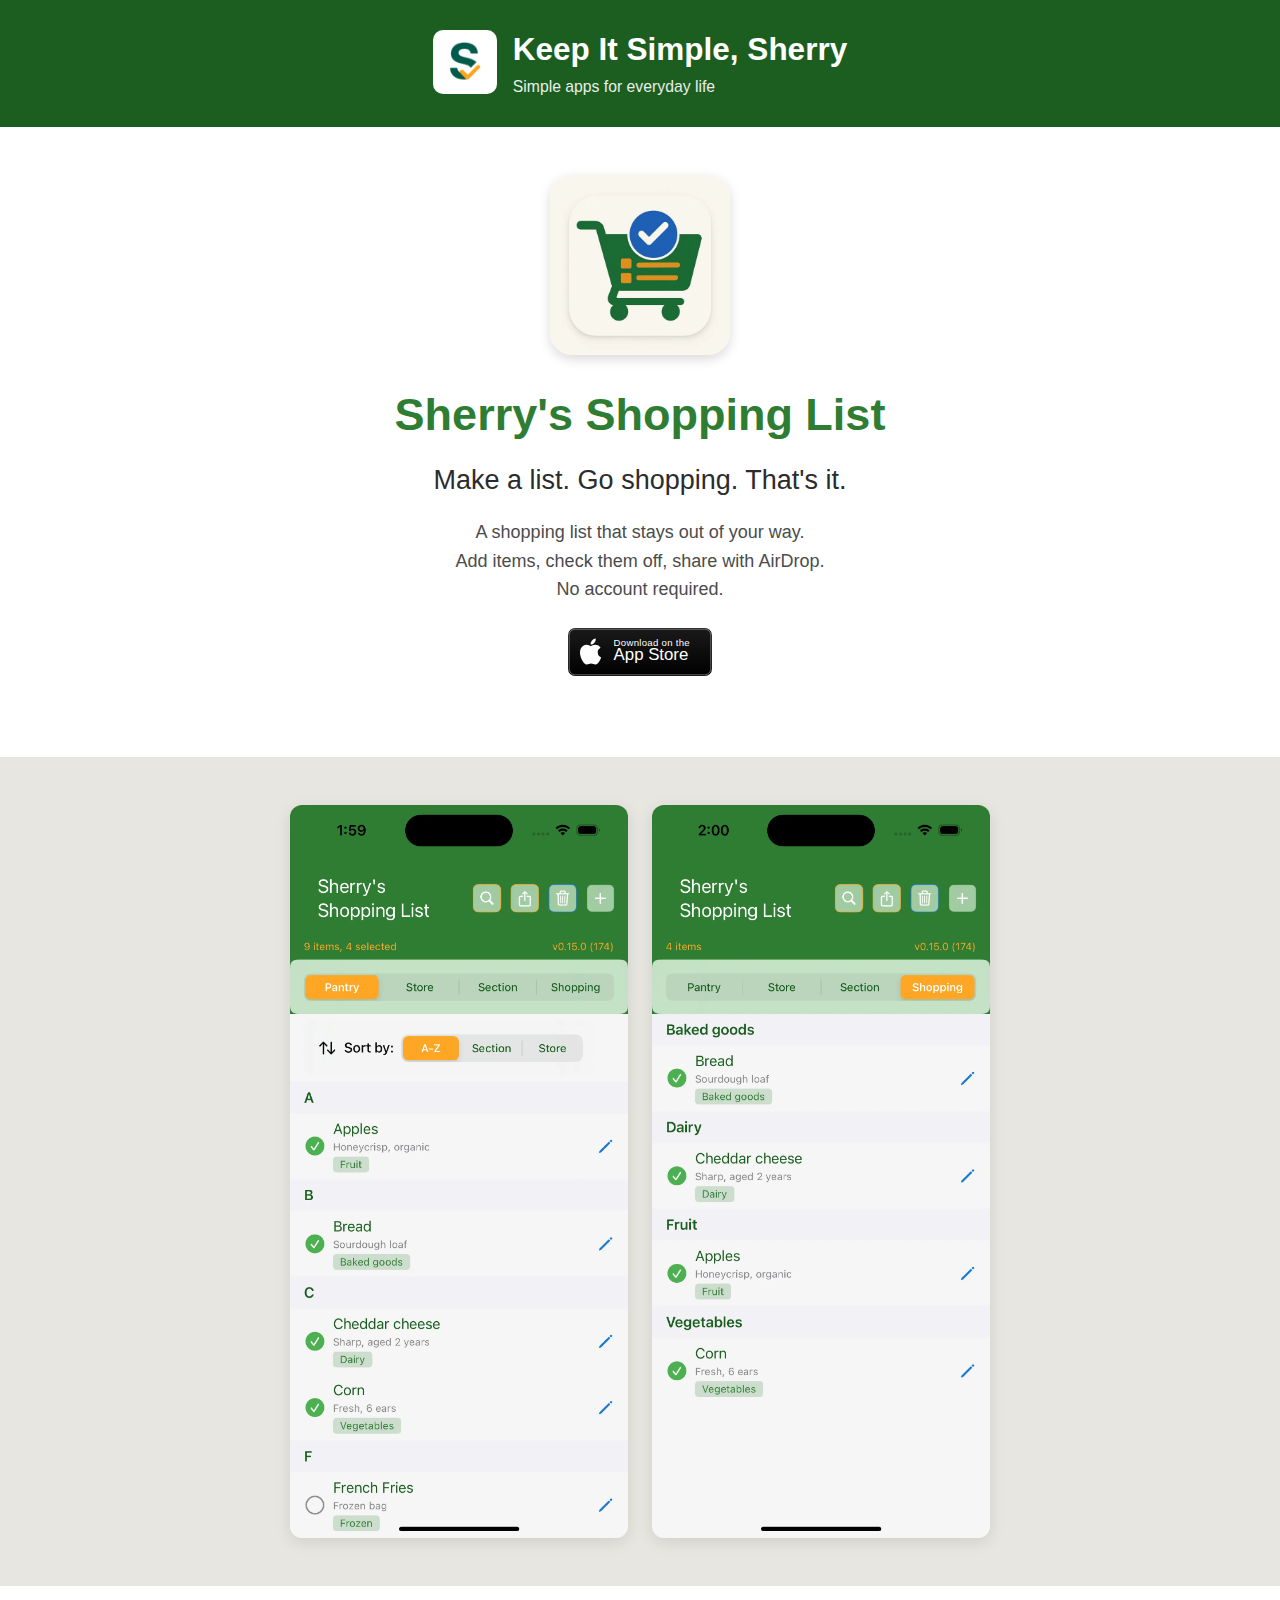
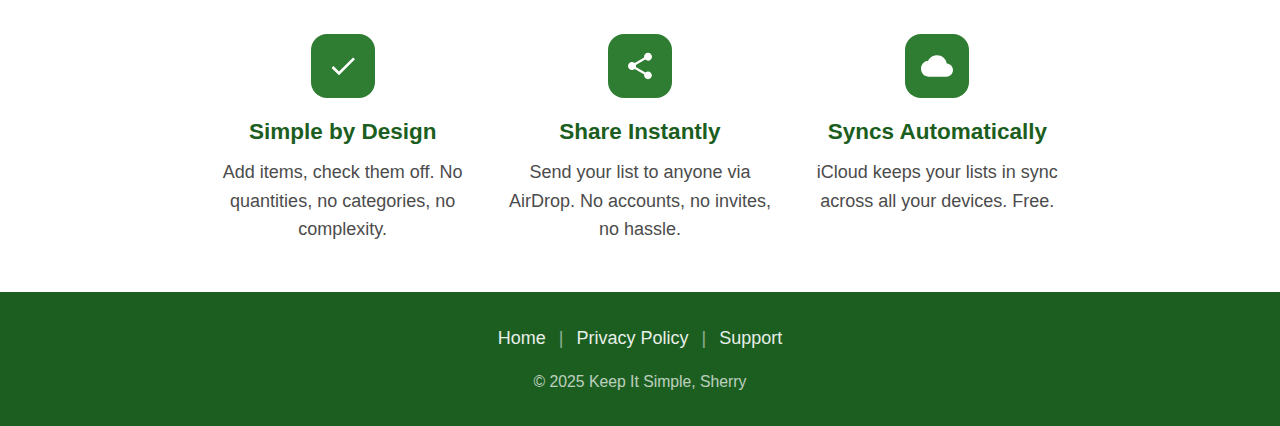
<file: shopping-list.html>
<!DOCTYPE html>
<html lang="en">
<head>
    <meta charset="UTF-8">
    <meta name="viewport" content="width=device-width, initial-scale=1.0">
    <title>Sherry's Shopping List - Simple Shopping List App</title>
    <meta name="description" content="A shopping list that stays out of your way. Add items, check them off, share with AirDrop. No account required.">
    <meta name="keywords" content="shopping list, simple, iOS app, grocery list, AirDrop, share list">

    <!-- Canonical URL -->
    <link rel="canonical" href="https://keepitsimplesherry.com/shopping-list.html">

    <!-- Open Graph / Social Sharing -->
    <meta property="og:title" content="Sherry's Shopping List - Simple Shopping List App">
    <meta property="og:description" content="A shopping list that stays out of your way. Add items, check them off, share with AirDrop. No account required.">
    <meta property="og:image" content="https://keepitsimplesherry.com/images/app-icon.png">
    <meta property="og:url" content="https://keepitsimplesherry.com/shopping-list.html">
    <meta property="og:type" content="website">
    <meta property="og:site_name" content="Keep It Simple, Sherry">

    <!-- Twitter Card -->
    <meta name="twitter:card" content="summary_large_image">
    <meta name="twitter:title" content="Sherry's Shopping List - Simple Shopping List App">
    <meta name="twitter:description" content="A shopping list that stays out of your way. Add items, check them off, share with AirDrop. No account required.">
    <meta name="twitter:image" content="https://keepitsimplesherry.com/images/app-icon.png">

    <!-- Apple Smart Banner -->
    <meta name="apple-itunes-app" content="app-id=1578759784">

    <!-- Structured Data (JSON-LD) for Software Application -->
    <script type="application/ld+json">
    {
        "@context": "https://schema.org",
        "@type": "SoftwareApplication",
        "name": "Sherry's Shopping List",
        "description": "A shopping list that stays out of your way. Add items, check them off, share with AirDrop. No account required.",
        "applicationCategory": "LifestyleApplication",
        "operatingSystem": "iOS",
        "offers": {
            "@type": "Offer",
            "price": "0",
            "priceCurrency": "USD"
        },
        "author": {
            "@type": "Organization",
            "name": "Keep It Simple, Sherry",
            "url": "https://keepitsimplesherry.com"
        },
        "image": "https://keepitsimplesherry.com/images/app-icon.png",
        "screenshot": [
            "https://keepitsimplesherry.com/images/iphone-pantry-light.png",
            "https://keepitsimplesherry.com/images/iphone-shopping-light.png"
        ],
        "featureList": [
            "Simple item management",
            "AirDrop sharing",
            "iCloud sync",
            "No account required"
        ]
    }
    </script>

    <link rel="stylesheet" href="css/style.css">
    <link rel="icon" type="image/png" href="images/kiss-logo-32.png">
    <link rel="apple-touch-icon" href="images/kiss-logo-180.png">
</head>
<body>
    <!-- Header -->
    <header class="header">
        <div class="container">
            <a href="index.html" class="brand">
                <img src="images/kiss-logo-64.png" alt="KISS Logo" class="brand-logo">
                <div class="brand-text">
                    <span class="brand-name-link">Keep It Simple, Sherry</span>
                    <p class="brand-tagline">Simple apps for everyday life</p>
                </div>
            </a>
        </div>
    </header>

    <!-- Hero Section -->
    <section class="hero">
        <div class="container">
            <picture>
                <source srcset="images/app-icon.webp" type="image/webp">
                <img src="images/app-icon.png" alt="Sherry's Shopping List" class="app-icon">
            </picture>
            <h1 class="app-name">Sherry's Shopping List</h1>
            <p class="app-tagline">Make a list. Go shopping. That's it.</p>
            <p class="app-description">
                A shopping list that stays out of your way.<br>
                Add items, check them off, share with AirDrop.<br>
                No account required.
            </p>
            <a href="https://apps.apple.com/us/app/sherrys-shopping-list/id1578759784" class="app-store-link" aria-label="Download on the App Store">
                <img src="images/app-store-badge.svg" alt="Download on the App Store" class="app-store-badge">
            </a>
        </div>
    </section>

    <!-- Screenshots Section -->
    <section class="screenshots">
        <div class="container">
            <div class="screenshot-grid">
                <div class="screenshot-item">
                    <picture>
                        <source srcset="images/iphone-pantry-light.webp" type="image/webp">
                        <img src="images/iphone-pantry-light.png" alt="Pantry view showing organized grocery items" loading="lazy">
                    </picture>
                </div>
                <div class="screenshot-item">
                    <picture>
                        <source srcset="images/iphone-shopping-light.webp" type="image/webp">
                        <img src="images/iphone-shopping-light.png" alt="Shopping view with items to buy" loading="lazy">
                    </picture>
                </div>
            </div>
        </div>
    </section>

    <!-- Features Section -->
    <section class="features">
        <div class="container">
            <div class="feature-grid">
                <div class="feature-item">
                    <div class="feature-icon" aria-hidden="true">
                        <svg xmlns="http://www.w3.org/2000/svg" viewBox="0 0 24 24" fill="currentColor" width="32" height="32">
                            <path d="M9 16.17L4.83 12l-1.42 1.41L9 19 21 7l-1.41-1.41z"/>
                        </svg>
                    </div>
                    <h3 class="feature-title">Simple by Design</h3>
                    <p class="feature-description">Add items, check them off. No quantities, no categories, no complexity.</p>
                </div>
                <div class="feature-item">
                    <div class="feature-icon" aria-hidden="true">
                        <svg xmlns="http://www.w3.org/2000/svg" viewBox="0 0 24 24" fill="currentColor" width="32" height="32">
                            <path d="M18 16.08c-.76 0-1.44.3-1.96.77L8.91 12.7c.05-.23.09-.46.09-.7s-.04-.47-.09-.7l7.05-4.11c.54.5 1.25.81 2.04.81 1.66 0 3-1.34 3-3s-1.34-3-3-3-3 1.34-3 3c0 .24.04.47.09.7L8.04 9.81C7.5 9.31 6.79 9 6 9c-1.66 0-3 1.34-3 3s1.34 3 3 3c.79 0 1.5-.31 2.04-.81l7.12 4.16c-.05.21-.08.43-.08.65 0 1.61 1.31 2.92 2.92 2.92s2.92-1.31 2.92-2.92-1.31-2.92-2.92-2.92z"/>
                        </svg>
                    </div>
                    <h3 class="feature-title">Share Instantly</h3>
                    <p class="feature-description">Send your list to anyone via AirDrop. No accounts, no invites, no hassle.</p>
                </div>
                <div class="feature-item">
                    <div class="feature-icon" aria-hidden="true">
                        <svg xmlns="http://www.w3.org/2000/svg" viewBox="0 0 24 24" fill="currentColor" width="32" height="32">
                            <path d="M19.35 10.04C18.67 6.59 15.64 4 12 4 9.11 4 6.6 5.64 5.35 8.04 2.34 8.36 0 10.91 0 14c0 3.31 2.69 6 6 6h13c2.76 0 5-2.24 5-5 0-2.64-2.05-4.78-4.65-4.96z"/>
                        </svg>
                    </div>
                    <h3 class="feature-title">Syncs Automatically</h3>
                    <p class="feature-description">iCloud keeps your lists in sync across all your devices. Free.</p>
                </div>
            </div>
        </div>
    </section>

    <!-- Footer -->
    <footer class="footer">
        <div class="container">
            <nav class="footer-nav">
                <a href="index.html">Home</a>
                <span class="separator" aria-hidden="true">|</span>
                <a href="privacy.html">Privacy Policy</a>
                <span class="separator" aria-hidden="true">|</span>
                <a href="mailto:support@keepitsimplesherry.com">Support</a>
            </nav>
            <p class="copyright">&copy; 2025 Keep It Simple, Sherry</p>
        </div>
    </footer>
</body>
</html>
</file>
<file: css/style.css>
/* Keep It Simple, Sherry - Website Styles */
/* Mobile-first, responsive design */

:root {
    /* Parent brand colors */
    --color-primary: #1B5E20;
    --color-background: #E8E6E0;
    --color-text: #2C2C2C;
    --color-accent: #FFA726;
    --color-link: #1976D2;

    /* App primary colors */
    --color-shopping: #2E7D32;
    --color-packing: #1976D2;

    /* Spacing */
    --space-xs: 4px;
    --space-sm: 8px;
    --space-md: 16px;
    --space-lg: 24px;
    --space-xl: 32px;
    --space-2xl: 48px;

    /* Typography */
    --font-family: -apple-system, BlinkMacSystemFont, "Segoe UI", Roboto, "Helvetica Neue", Arial, sans-serif;
}

/* Reset and Base */
*, *::before, *::after {
    box-sizing: border-box;
    margin: 0;
    padding: 0;
}

html {
    font-size: 18px;
    scroll-behavior: smooth;
}

body {
    font-family: var(--font-family);
    font-size: 1rem;
    line-height: 1.6;
    color: var(--color-text);
    background-color: var(--color-background);
}

img {
    max-width: 100%;
    height: auto;
    display: block;
}

a {
    color: var(--color-link);
    text-decoration: none;
}

a:hover {
    text-decoration: underline;
}

/* Container */
.container {
    max-width: 900px;
    margin-inline: auto;
    padding-inline: var(--space-md);
}

/* Header */
.header {
    padding-block: var(--space-lg);
    text-align: center;
    background-color: var(--color-primary);
    color: white;
}

.brand {
    display: inline-flex;
    align-items: center;
    gap: var(--space-md);
    text-decoration: none;
    color: white;
}

.brand:hover {
    text-decoration: none;
}

.brand-logo {
    width: 48px;
    height: 48px;
    border-radius: 10px;
    background-color: white;
    padding: 4px;
}

.brand-text {
    text-align: left;
}

.brand-name {
    font-size: 1.5rem;
    font-weight: 700;
    margin: 0;
}

.brand-name-link {
    font-size: 1.5rem;
    font-weight: 700;
}

.brand-tagline {
    font-size: 0.875rem;
    opacity: 0.9;
    margin: 0;
}

/* Apps Section (Homepage) */
.apps {
    padding-block: var(--space-2xl);
    background-color: white;
}

.app-grid {
    display: grid;
    grid-template-columns: 1fr;
    gap: var(--space-lg);
    max-width: 600px;
    margin-inline: auto;
}

.app-card {
    display: flex;
    flex-direction: column;
    align-items: center;
    padding: var(--space-xl);
    background-color: var(--color-background);
    border-radius: 16px;
    text-decoration: none;
    color: var(--color-text);
    transition: transform 0.2s ease, box-shadow 0.2s ease;
    height: 100%;
}

.app-card:hover {
    transform: translateY(-4px);
    box-shadow: 0 8px 24px rgba(0, 0, 0, 0.12);
    text-decoration: none;
}

.app-card-icon {
    width: 100px;
    height: 100px;
    border-radius: 22px;
    box-shadow: 0 4px 12px rgba(0, 0, 0, 0.15);
    margin-block-end: var(--space-md);
}

.app-card-name {
    font-size: 1.35rem;
    font-weight: 700;
    margin-block-end: var(--space-xs);
}

.app-card--shopping .app-card-name {
    color: var(--color-shopping);
}

.app-card--packing .app-card-name {
    color: var(--color-packing);
}

.app-card-tagline {
    font-size: 1rem;
    opacity: 0.85;
    margin-block-end: var(--space-md);
    flex-grow: 1;
    text-align: center;
}

.app-card-badge {
    display: inline-block;
    padding: var(--space-xs) var(--space-md);
    border-radius: 20px;
    font-size: 0.75rem;
    font-weight: 600;
    text-transform: uppercase;
    letter-spacing: 0.5px;
}

.app-card-badge--available {
    background-color: var(--color-shopping);
    color: white;
}

.app-card-badge--coming {
    background-color: var(--color-packing);
    color: white;
}

/* Brand Promise Section */
.promise {
    padding-block: var(--space-2xl);
    background-color: var(--color-background);
}

.promise-title {
    text-align: center;
    font-size: 1.75rem;
    font-weight: 700;
    color: var(--color-primary);
    margin-block-end: var(--space-xl);
}

.promise-grid {
    display: grid;
    grid-template-columns: 1fr;
    gap: var(--space-xl);
}

.promise-item {
    text-align: center;
}

.promise-icon {
    display: inline-flex;
    align-items: center;
    justify-content: center;
    width: 64px;
    height: 64px;
    margin-block-end: var(--space-md);
    background-color: var(--color-primary);
    color: white;
    border-radius: 16px;
}

.promise-item-title {
    font-size: 1.25rem;
    font-weight: 600;
    color: var(--color-primary);
    margin-block-end: var(--space-sm);
}

.promise-item-text {
    font-size: 1rem;
    color: var(--color-text);
    opacity: 0.85;
    max-width: 300px;
    margin-inline: auto;
}

/* Hero Section */
.hero {
    padding-block: var(--space-2xl);
    text-align: center;
    background-color: white;
}

.hero--packing {
    background-color: white;
}

.app-icon {
    width: 120px;
    height: 120px;
    margin-inline: auto;
    margin-block-end: var(--space-lg);
    border-radius: 22px;
    box-shadow: 0 4px 12px rgba(0, 0, 0, 0.15);
}

.app-name {
    font-size: 2rem;
    font-weight: 700;
    color: var(--color-shopping);
    margin-block-end: var(--space-sm);
}

.app-name--packing {
    color: var(--color-packing);
}

.app-tagline {
    font-size: 1.25rem;
    font-weight: 500;
    color: var(--color-text);
    margin-block-end: var(--space-md);
}

.app-description {
    font-size: 1rem;
    color: var(--color-text);
    opacity: 0.85;
    margin-block-end: var(--space-lg);
}

.app-store-link {
    display: inline-block;
}

.app-store-badge {
    height: 48px;
    width: auto;
    transition: transform 0.2s ease;
}

.app-store-link:hover .app-store-badge {
    transform: scale(1.05);
}

/* Coming Soon Badge */
.coming-soon-badge {
    display: inline-block;
    padding: var(--space-sm) var(--space-lg);
    background-color: var(--color-packing);
    color: white;
    border-radius: 24px;
    font-size: 1rem;
    font-weight: 600;
}

/* Screenshots Section */
.screenshots {
    padding-block: var(--space-2xl);
    background-color: var(--color-background);
}

.screenshot-grid {
    display: grid;
    grid-template-columns: repeat(2, 1fr);
    gap: var(--space-md);
    max-width: 500px;
    margin-inline: auto;
}

.screenshot-item img {
    border-radius: 12px;
    box-shadow: 0 4px 16px rgba(0, 0, 0, 0.1);
}

/* Features Section */
.features {
    padding-block: var(--space-2xl);
    background-color: white;
}

.feature-grid {
    display: grid;
    grid-template-columns: 1fr;
    gap: var(--space-xl);
}

.feature-item {
    text-align: center;
}

.feature-icon {
    display: inline-flex;
    align-items: center;
    justify-content: center;
    width: 64px;
    height: 64px;
    margin-block-end: var(--space-md);
    background-color: var(--color-shopping);
    color: white;
    border-radius: 16px;
}

.feature-icon--packing {
    background-color: var(--color-packing);
}

.feature-title {
    font-size: 1.25rem;
    font-weight: 600;
    color: var(--color-primary);
    margin-block-end: var(--space-sm);
}

.feature-description {
    font-size: 1rem;
    color: var(--color-text);
    opacity: 0.85;
    max-width: 300px;
    margin-inline: auto;
}

/* Beta Section */
.beta {
    padding-block: var(--space-2xl);
    background-color: var(--color-background);
    text-align: center;
}

.beta-title {
    font-size: 1.5rem;
    font-weight: 700;
    color: var(--color-primary);
    margin-block-end: var(--space-md);
}

.beta-description {
    font-size: 1rem;
    color: var(--color-text);
    opacity: 0.85;
    margin-block-end: var(--space-lg);
}

.beta-button {
    display: inline-block;
    padding: var(--space-sm) var(--space-xl);
    background-color: var(--color-packing);
    color: white;
    border-radius: 8px;
    font-weight: 600;
    text-decoration: none;
    transition: background-color 0.2s ease;
}

.beta-button:hover {
    background-color: #1565C0;
    text-decoration: none;
}

/* Footer */
.footer {
    padding-block: var(--space-xl);
    text-align: center;
    background-color: var(--color-primary);
    color: white;
}

.footer-nav {
    margin-block-end: var(--space-md);
}

.footer-nav a {
    color: white;
    opacity: 0.9;
}

.footer-nav a:hover {
    opacity: 1;
}

.footer-nav .separator {
    margin-inline: var(--space-sm);
    opacity: 0.5;
}

.copyright {
    font-size: 0.875rem;
    opacity: 0.7;
}

/* Tablet and up */
@media (min-width: 640px) {
    .brand-logo {
        width: 56px;
        height: 56px;
    }

    .brand-name,
    .brand-name-link {
        font-size: 1.75rem;
    }

    .app-grid {
        grid-template-columns: repeat(2, 1fr);
        max-width: 700px;
    }

    .app-icon {
        width: 150px;
        height: 150px;
    }

    .app-name {
        font-size: 2.5rem;
    }

    .app-tagline {
        font-size: 1.5rem;
    }

    .screenshot-grid {
        max-width: 600px;
        gap: var(--space-lg);
    }

    .feature-grid {
        grid-template-columns: repeat(3, 1fr);
        gap: var(--space-lg);
    }

    .promise-grid {
        grid-template-columns: repeat(3, 1fr);
        gap: var(--space-lg);
    }
}

/* Desktop */
@media (min-width: 1024px) {
    .brand-logo {
        width: 64px;
        height: 64px;
    }

    .hero {
        padding-block: var(--space-2xl) calc(var(--space-2xl) * 1.5);
    }

    .app-icon {
        width: 180px;
        height: 180px;
    }

    .screenshot-grid {
        max-width: 700px;
    }
}

/* Accessibility: Reduced Motion */
@media (prefers-reduced-motion: reduce) {
    html {
        scroll-behavior: auto;
    }

    .app-store-link:hover .app-store-badge,
    .app-card:hover {
        transform: none;
    }
}

/* Dark mode support */
@media (prefers-color-scheme: dark) {
    :root {
        --color-background: #121212;
        --color-text: #E0E0E0;
    }

    .hero,
    .features,
    .apps {
        background-color: #1E1E1E;
    }

    .app-card {
        background-color: #2A2A2A;
    }

    .app-name {
        color: #4CAF50;
    }

    .app-name--packing {
        color: #42A5F5;
    }

    .app-card--shopping .app-card-name {
        color: #4CAF50;
    }

    .app-card--packing .app-card-name {
        color: #42A5F5;
    }

    .feature-title,
    .promise-item-title,
    .promise-title,
    .beta-title {
        color: #81C784;
    }

    .feature-icon {
        background-color: #4CAF50;
    }

    .feature-icon--packing {
        background-color: #42A5F5;
    }

    .promise-icon {
        background-color: #388E3C;
    }

    .screenshot-item img {
        box-shadow: 0 4px 16px rgba(0, 0, 0, 0.4);
    }
}
</file>
